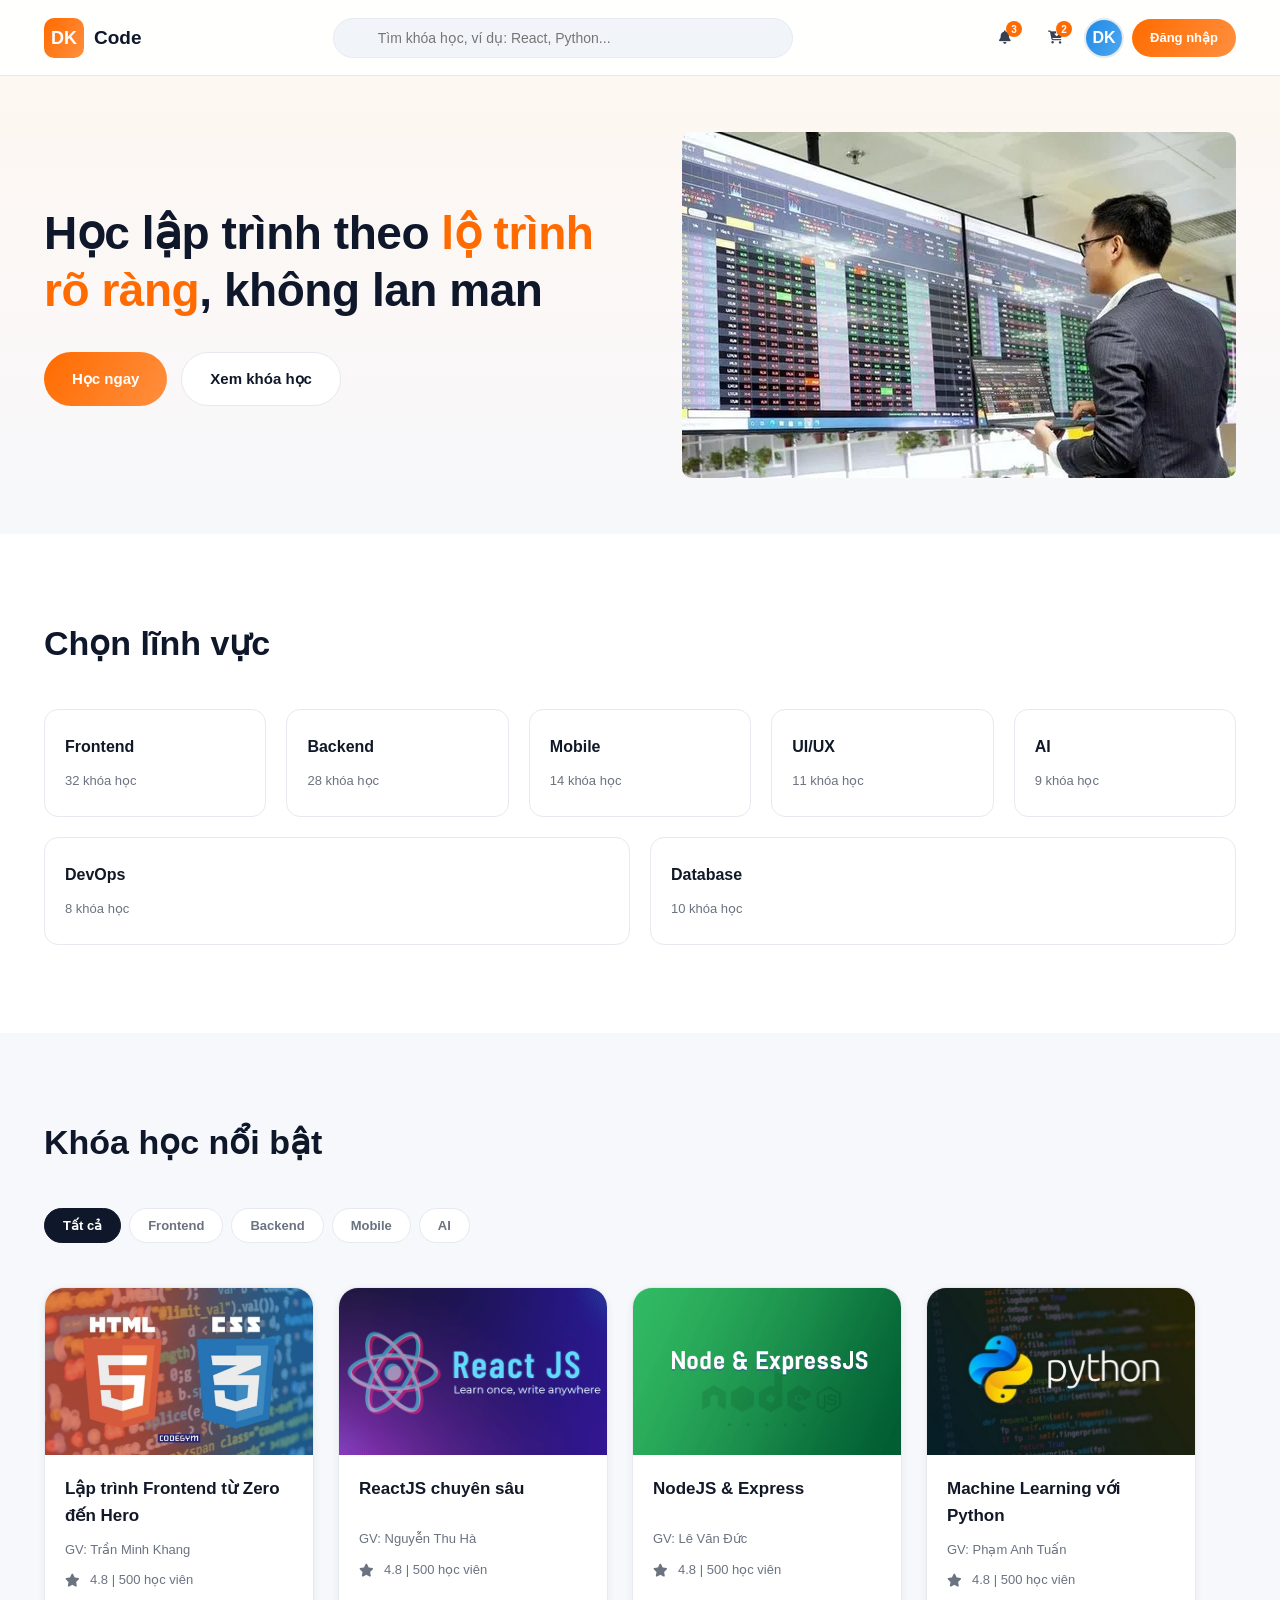
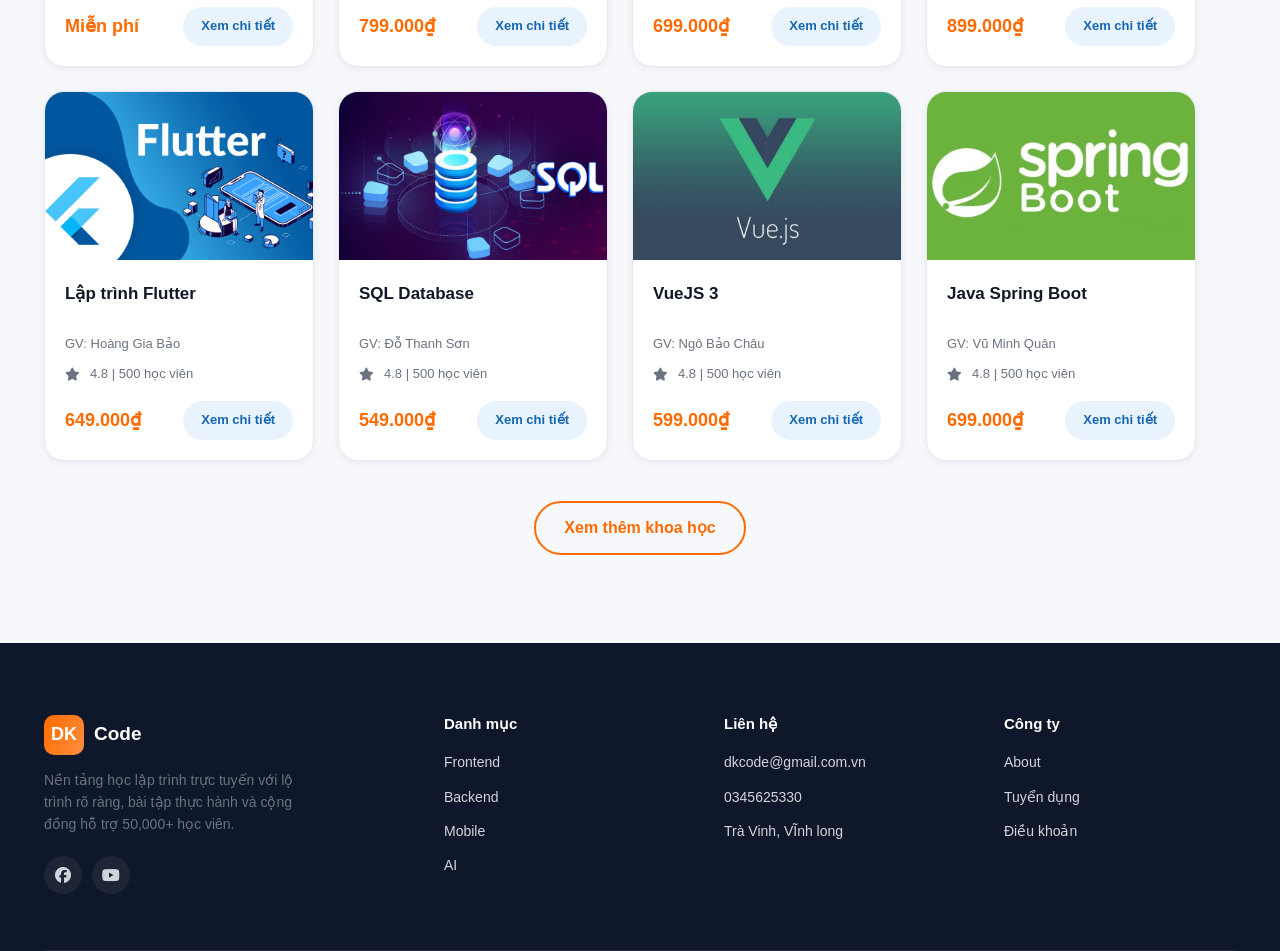
<file: index.html>
<!DOCTYPE html>
<html lang="vi">
<head>
<meta charset="UTF-8">
<meta name="viewport" content="width=device-width, initial-scale=1.0">
<title>trang chủ</title>
<meta name="description" content="CodeFlow là nền tảng học lập trình trực tuyến với lộ trình rõ ràng, bài tập thực hành và cộng đồng hỗ trợ.">
<link rel="preconnect" href="https://fonts.googleapis.com">
<link href="https://fonts.googleapis.com/css2?family=Poppins:wght@500;600;700&family=Inter:wght@400;500;600;700&family=Fira+Code:wght@500&display=swap" rel="stylesheet">
<link rel="stylesheet" href="https://cdnjs.cloudflare.com/ajax/libs/font-awesome/6.7.2/css/all.min.css">
<link rel="stylesheet" href="css/style.css">
<link rel="stylesheet" href="css/home.css">
</head>
<body>


<!--  HEADER  -->
<header class="header">
  <div class="container header__inner">
    <a href="index.html" class="header__brand">
      <span class="header__logo">DK</span>
      <span class="header__name">Code</span>
    </a>

    <div class="header__search">
      
      <input type="search" placeholder="Tìm khóa học, ví dụ: React, Python...">
    </div>

    <div class="header__actions">
      <button class="icon-btn" aria-label="Thông báo">
        <i class="fa-solid fa-bell"></i>
        <span class="icon-btn__badge">3</span>
      </button>
      <button class="icon-btn" aria-label="Giỏ hàng">
        <i class="fa-solid fa-cart-arrow-down"></i>
        <span class="icon-btn__badge">2</span>
      </button>
      <a href="html/dashboard.html" class="header__avatar">
        <div class="avatar-ph">DK</div>
      </a>
      <a href="html/login.html" class="btn btn--primary btn--sm">Đăng nhập</a>
      <button class="header__hamburger" >
        
      </button>
    </div>
  </div>

  <div class="header__mobile-panel">
    <div class="header__search">
       <i class="fa-solid fa-magnifying-glass"></i>
      <input type="search" placeholder="Tìm khóa học...">
    </div>
    <nav class="header__mobile-links">
      <a href="index.html">Trang chủ</a>
      <a href="html/courses.html">Khóa học</a>
      <a href="html/login.html">Đăng nhập</a>
      <a href="html/register.html">Đăng ký</a>
    </nav>
  </div>
</header>

<main id="main">

  <!-- hero -->
  <section class="hero">
    <div class="container hero__inner">
      <div class="hero__content">
        <div class="hero__slider">
          <div class="hero__slide is-active" >
            <h1 class="hero__title">Học lập trình theo <span class="highlight">lộ trình rõ ràng</span>, không lan man</h1>
          </div>
          <div class="hero__slide" >
            <h1 class="hero__title">Học cùng cộng đồng, <span class="highlight">không đơn độc</span></h1>
            <p class="hero__desc">Tham gia cộng đồng lập trình viên sôi động, hỏi đáp và chia sẻ dự án mỗi ngày.</p>
          </div>
        </div>

        <div class="hero__actions">
          <a href="html/courses.html" class="btn btn--primary">Học ngay</a>
          <a href="html/courses.html" class="btn btn--outline">Xem khóa học</a>
        </div>
      </div>

      <div class="banner">
        <span></span>
         <img src="assets/img/chuyengia.jpg" alt="">
         <span></span>
      </div>
  </section>

  <!-- categories -->
  <section class="section section--alt">
    <div class="container">
      <div class="section__head">
        <h2 class="section__title">Chọn lĩnh vực</h2>
      </div>
      <div class="categories__grid">
        <a class="category-card" href="html/courses.html">
          
          <div class="category-card__name">Frontend</div>
          <div class="category-card__count">32 khóa học</div>
        </a>
        <a class="category-card" href="html/courses.html">
         
          <div class="category-card__name">Backend</div>
          <div class="category-card__count">28 khóa học</div>
        </a>
        <a class="category-card" href="html/courses.html">
         
          <div class="category-card__name">Mobile</div>
          <div class="category-card__count">14 khóa học</div>
        </a>
        <a class="category-card" href="html/courses.html">
          
          <div class="category-card__name">UI/UX</div>
          <div class="category-card__count">11 khóa học</div>
        </a>
        <a class="category-card" href="html/courses.html">
          
          <div class="category-card__name">AI</div>
          <div class="category-card__count">9 khóa học</div>
        </a>
        <a class="category-card" href="html/courses.html">
          
          <div class="category-card__name">DevOps</div>
          <div class="category-card__count">8 khóa học</div>
        </a>
        <a class="category-card" href="html/courses.html">
         
          <div class="category-card__name">Database</div>
          <div class="category-card__count">10 khóa học</div>
        </a>
      </div>
    </div>
  </section>

  <!-- course-->
  <section class="section">
    <div class="container">
      <div class="section__head-row">
        <div class="section__head mt-0">
           <h2 class="section__title">Khóa học nổi bật</h2>
        </div>
      </div>
      <div class="section__tabs" data-target=".courses__grid">
        <button class="is-active" data-filter="all">Tất cả</button>
        <button data-filter="frontend">Frontend</button>
        <button data-filter="backend">Backend</button>
        <button data-filter="mobile">Mobile</button>
        <button data-filter="ai">AI</button>
      </div>
<!-- javascript -->
      <div class="courses__grid" id="courses">
        
      </div>
    </div>
    <div class="more-course">
      <a class="btn-more">Xem thêm khoa học</a>
    </div>
  </section>

<!--FOOTER-->
<footer class="footer">
  <div class="container">
    <div class="footer__grid">
      <div class="footer__brand">
        <div class="header__brand">
          <span class="header__logo">DK</span>
          <span class="header__name">Code<span></span></span>
        </div>
        <p class="footer__desc">Nền tảng học lập trình trực tuyến với lộ trình rõ ràng, bài tập thực hành và cộng đồng hỗ trợ 50,000+ học viên.</p>
        <div class="footer__social">
          <a href="#" aria-label="Facebook"><i class="fa-brands fa-facebook"></i></a>
          <a href="#" aria-label="YouTube"><i class="fa-brands fa-youtube"></i></a>
         
        </div>
      </div>
      <div class="footer__col">
        <h4>Danh mục</h4>
        <ul>
          <li><a href="courses.html">Frontend</a></li>
          <li><a href="courses.html">Backend</a></li>
          <li><a href="courses.html">Mobile</a></li>
          <li><a href="courses.html">AI</a></li>
        </ul>
      </div>
      <div class="footer__col">
        <h4>Liên hệ</h4>
        <ul>
          <li>dkcode@gmail.com.vn</li>
          <li>0345625330</li>
          <li>Trà Vinh, VĨnh long</li>
        </ul>
      </div>
      <div class="footer__col">
        <h4>Công ty</h4>
        <ul>
          <li><a href="#">About</a></li>
          <li><a href="#">Tuyển dụng</a></li>
          <li><a href="#">Điều khoản</a></li>
         
        </ul>
      </div>
    </div>
    
  </div>
</footer>

<script src="js/main.js"></script>
</body>
</html>
</file>
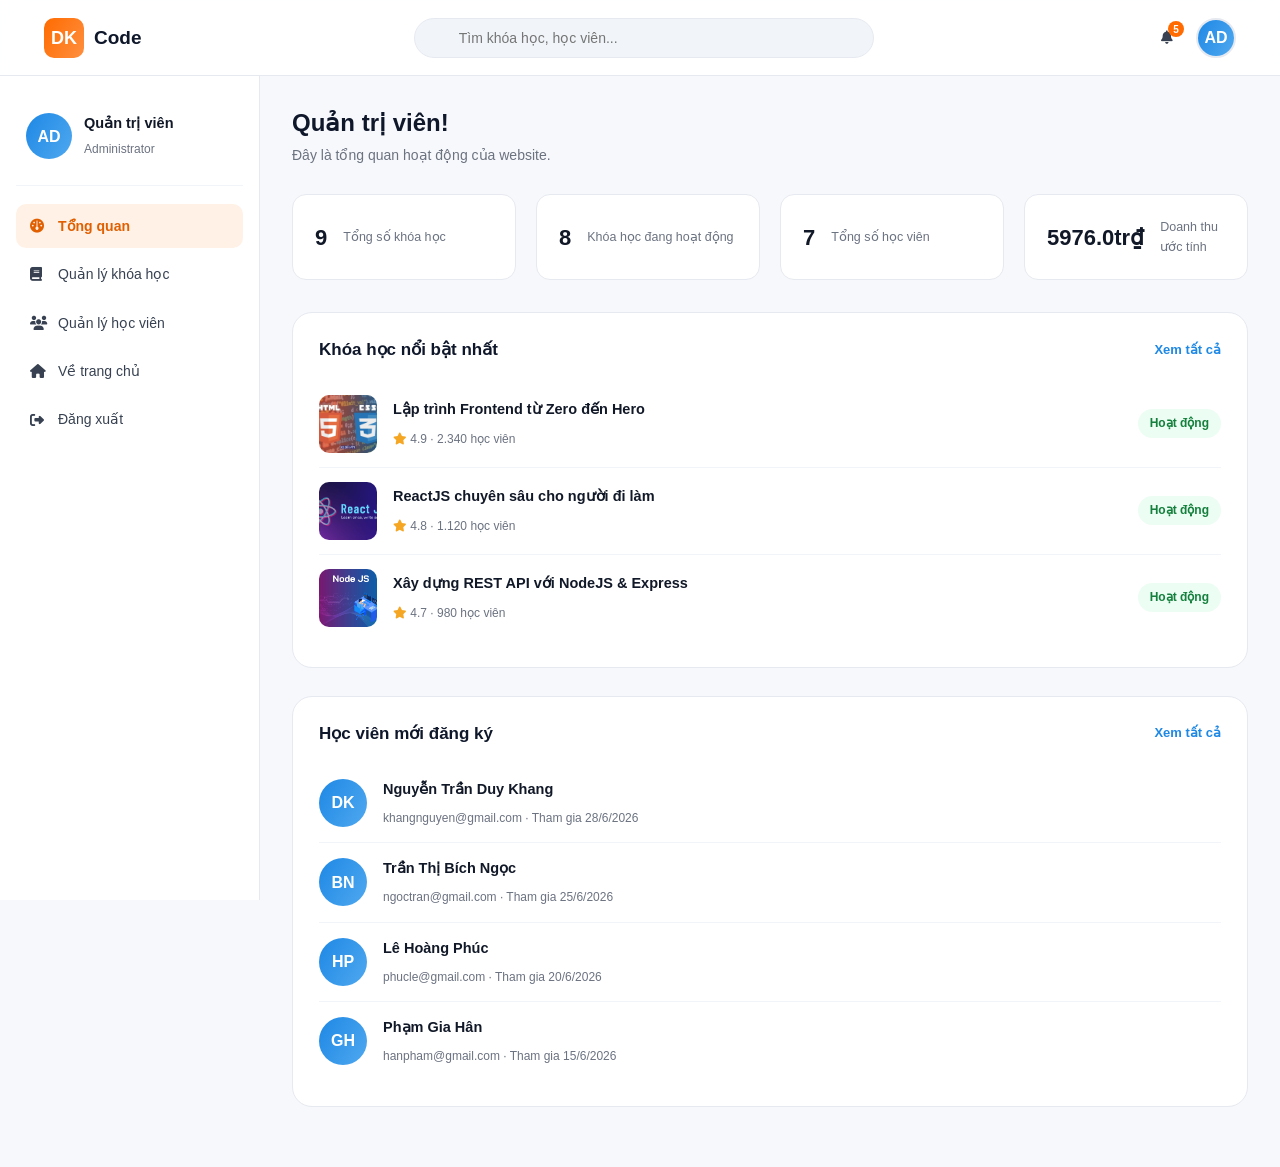
<file: html/admin.html>
<!DOCTYPE html>
<html lang="vi">
<head>
<meta charset="UTF-8">
<meta name="viewport" content="width=device-width, initial-scale=1.0">
<title>Trang quản trị</title>
<link rel="preconnect" href="https://fonts.googleapis.com">
<link href="https://fonts.googleapis.com/css2?family=Poppins:wght@500;600;700&family=Inter:wght@400;500;600;700&display=swap" rel="stylesheet">
<link rel="stylesheet" href="https://cdnjs.cloudflare.com/ajax/libs/font-awesome/6.7.2/css/all.min.css">
<link rel="stylesheet" href="../css/style.css">
<link rel="stylesheet" href="../css/pages.css">
</head>
<body>

<header class="header">
  <div class="container header__inner">
    <div class="flex" style="align-items:center; gap:14px;">
      <button class="icon-btn dash-toggle" aria-label="Mở menu" style="display:none;">
       </button>
        <a href="../index.html" class="header__brand">
            <span class="header__logo">DK</span>
            <span class="header__name">Code<span></span></span>
        </a>
     
    </div>
    <div class="header__search">
      <input type="search" placeholder="Tìm khóa học, học viên...">
    </div>
    <div class="header__actions">
      <button class="icon-btn" aria-label="Thông báo">
        <i class="fa-solid fa-bell"></i>
        <span class="icon-btn__badge">5</span>
      </button>
      <a href="admin.html" class="header__avatar"><div class="avatar-ph">AD</div></a>
    </div>
  </div>
</header>

<div class="dashboard">
  <aside class="dash-sidebar">
    <div class="dash-user">
      <div class="avatar-ph" style="width:46px;height:46px;border-radius:50%;">AD</div>
      <div>
        <b>Quản trị viên</b>
        <span>Administrator</span>
      </div>
    </div>
    <nav class="dash-nav" id="adminNav">
      <a href="#" class="is-active" data-section="overview"><i class="fa-solid fa-gauge" style="width:16px;"></i> Tổng quan</a>
      <a href="#" data-section="courses"><i class="fa-solid fa-book" style="width:16px;"></i> Quản lý khóa học</a>
      <a href="#" data-section="students"><i class="fa-solid fa-users" style="width:16px;"></i> Quản lý học viên</a>
      <a href="../index.html"><i class="fa-solid fa-house" style="width:16px;"></i> Về trang chủ</a>
      <a href="login.html"><i class="fa-solid fa-right-from-bracket" style="width:16px;"></i> Đăng xuất</a>
    </nav>
  </aside>

  <main class="dash-main">

    <!--  TỔNG QUAN  -->
    <section class="admin-section is-active" id="section-overview">
      <h1 class="dash-welcome">Quản trị viên!</h1>
      <p class="dash-sub">Đây là tổng quan hoạt động của website.</p>

      <div class="stat-cards" id="overviewStats">
        <!-- được JS render -->
      </div>

      <div class="dash-block">
        <div class="dash-block__head">
          <h3>Khóa học nổi bật nhất</h3>
          <a href="#" data-goto="courses" style="font-size:13px;color:var(--color-secondary);font-weight:600;">Xem tất cả</a>
        </div>
        <div id="topCoursesList"></div>
      </div>

      <div class="dash-block">
        <div class="dash-block__head">
          <h3>Học viên mới đăng ký</h3>
          <a href="#" data-goto="students" style="font-size:13px;color:var(--color-secondary);font-weight:600;">Xem tất cả</a>
        </div>
        <div id="newStudentsList"></div>
      </div>
    </section>

    <!--  QUẢN LÝ KHÓA HỌC  -->
    <section class="admin-section" id="section-courses">
      <div class="admin-head">
        <h3>Quản lý khóa học</h3>
        <button type="button" class="btn btn--primary btn--sm" id="btnAddCourse"><i class="fa-solid fa-plus"></i> Thêm khóa học</button>
      </div>

      <div class="admin-toolbar">
        <div class="header__search">
          <input type="search" id="courseSearch" placeholder="Tìm theo tên khóa học...">
        </div>
        <select id="courseCategoryFilter">
          <option value="">Tất cả danh mục</option>
          <option value="frontend">Frontend</option>
          <option value="backend">Backend</option>
          <option value="mobile">Mobile</option>
          <option value="uiux">UI/UX</option>
          <option value="ai">AI</option>
        </select>
        <select id="courseStatusFilter">
          <option value="">Tất cả trạng thái</option>
          <option value="active">Đang hoạt động</option>
          <option value="hidden">Đã ẩn</option>
        </select>
      </div>

      <div class="table-wrap">
        <table class="admin-table">
          <thead>
            <tr>
              <th>Khóa học</th>
              <th>Danh mục</th>
              <th>Giá</th>
              <th>Học viên</th>
              <th>Đánh giá</th>
              <th>Trạng thái</th>
              <th></th>
            </tr>
          </thead>
          <tbody id="courseTableBody"></tbody>
        </table>
      </div>
    </section>

    <!--  QUẢN LÝ HỌC VIÊN  -->
    <section class="admin-section" id="section-students">
      <div class="admin-head">
        <h3>Quản lý học viên</h3>
      </div>

      <div class="admin-toolbar">
        <div class="header__search">
         
          <input type="search" id="studentSearch" placeholder="Tìm theo tên hoặc email...">
        </div>
        <select id="studentStatusFilter">
          <option value="">Tất cả trạng thái</option>
          <option value="active">Đang hoạt động</option>
          <option value="locked">Đã khóa</option>
        </select>
      </div>

      <div class="table-wrap">
        <table class="admin-table">
          <thead>
            <tr>
              <th>Học viên</th>
              <th>Email</th>
              <th>Ngày tham gia</th>
              <th>Khóa học đã mua</th>
              <th>Trạng thái</th>
              <th></th>
            </tr>
          </thead>
          <tbody id="studentTableBody"></tbody>
        </table>
      </div>
    </section>

  </main>
</div>

<!--  MODAL THÊM / SỬA KHÓA HỌC  -->
<div class="modal-overlay" id="courseModalOverlay">
  <div class="modal">
    <div class="modal__head">
      <h3 id="courseModalTitle">Thêm khóa học</h3>
      <button type="button" class="modal__close" id="courseModalClose" aria-label="Đóng">x</button>
    </div>

    <form id="courseForm">
      <input type="hidden" id="courseId">

      <div class="form-group form-group--full">
        <label for="courseTen">Tên khóa học</label>
        <input type="text" id="courseTen" required>
      </div>

      <div class="modal__grid">
        <div class="form-group">
          <label for="courseGv">Giảng viên</label>
          <input type="text" id="courseGv" required>
        </div>
        <div class="form-group">
          <label for="courseAnh">Ảnh (đường dẫn)</label>
          <input type="text" id="courseAnh" placeholder="../assets/img/react.jpg" required>
        </div>
        <div class="form-group">
          <label for="courseDanhMuc">Danh mục</label>
          <select id="courseDanhMuc" required>
            <option value="frontend">Frontend</option>
            <option value="backend">Backend</option>
            <option value="mobile">Mobile</option>
            <option value="uiux">UI/UX</option>
            <option value="ai">AI</option>
          </select>
        </div>
        <div class="form-group">
          <label for="courseTrinhDo">Trình độ</label>
          <select id="courseTrinhDo" required>
            <option value="beginner">Người mới bắt đầu</option>
            <option value="intermediate">Trung cấp</option>
            <option value="advanced">Nâng cao</option>
          </select>
        </div>
        <div class="form-group">
          <label for="courseGia">Giá (₫)</label>
          <input type="number" id="courseGia" min="0" step="10000" required>
        </div>
        <div class="form-group">
          <label for="courseTrangThai">Trạng thái</label>
          <select id="courseTrangThai" required>
            <option value="active">Đang hoạt động</option>
            <option value="hidden">Ẩn khóa học</option>
          </select>
        </div>
      </div>

      <div class="modal__actions">
        <button type="button" class="btn btn--outline btn--sm" id="courseModalCancel">Hủy</button>
        <button type="submit" class="btn btn--primary btn--sm">Lưu khóa học</button>
      </div>
    </form>
  </div>
</div>

<script src="../js/admin.js"></script>
</body>
</html>
</file>
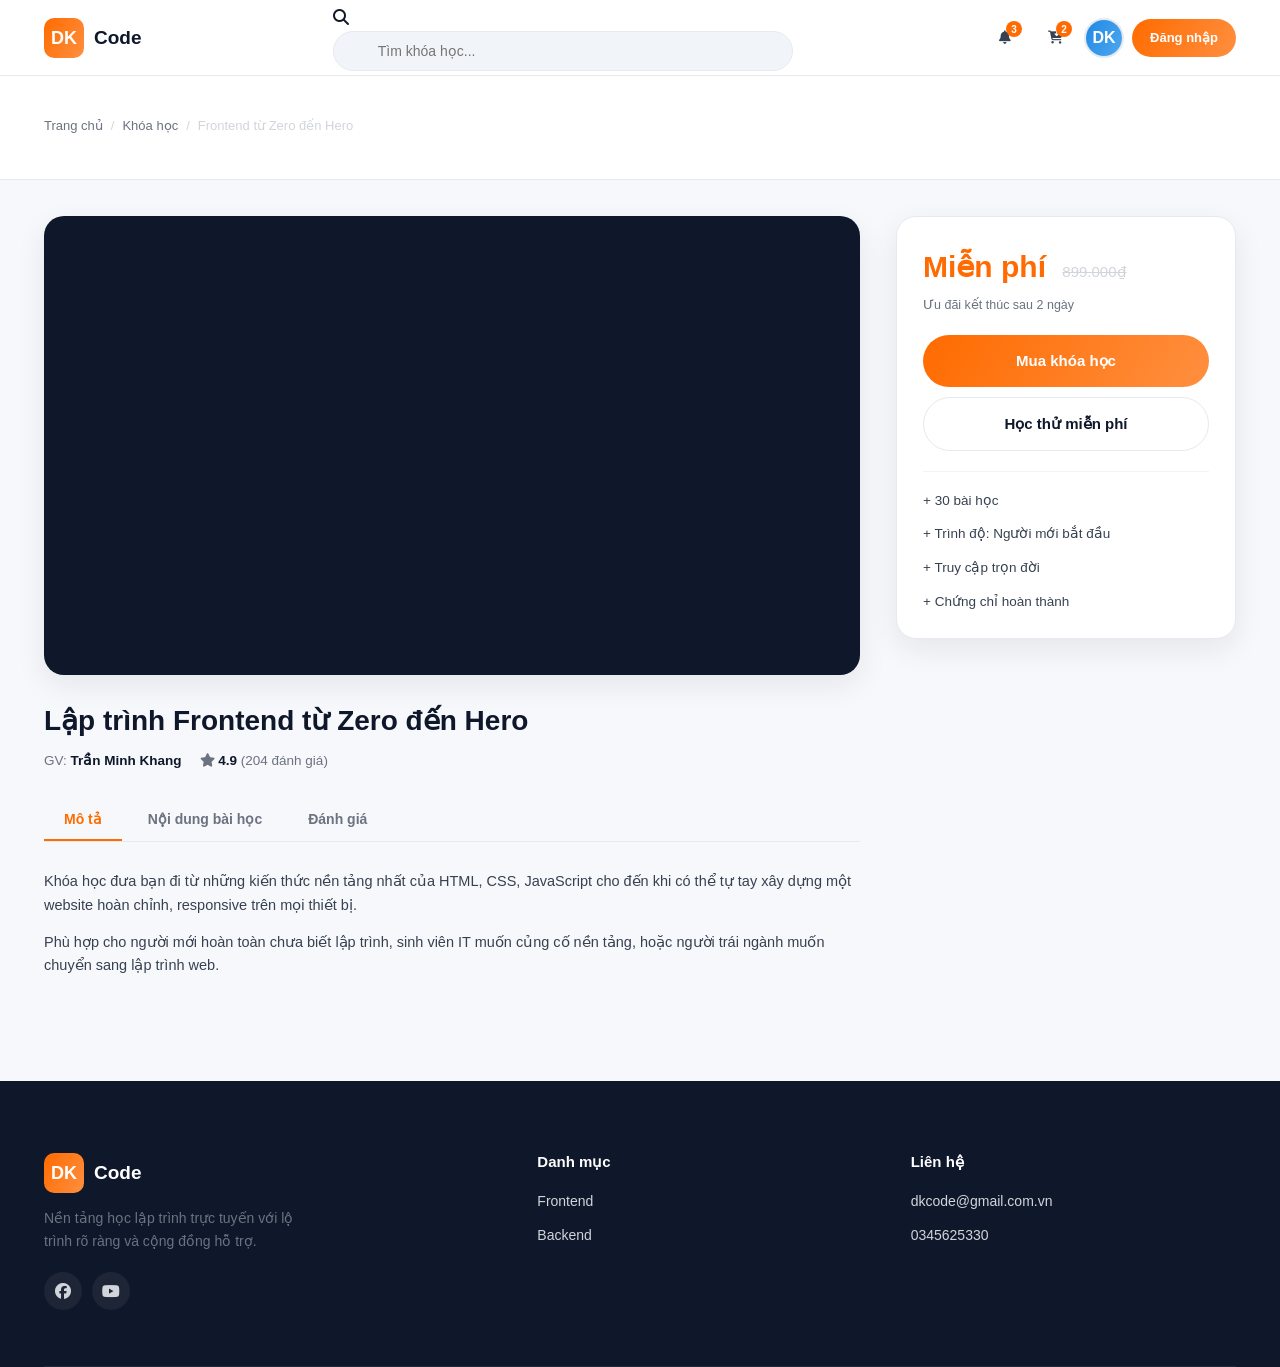
<file: html/course-detail.html>
<!DOCTYPE html>
<html lang="vi">
<head>
<meta charset="UTF-8">
<meta name="viewport" content="width=device-width, initial-scale=1.0">
<title>chi tiết khóa học</title>
<link rel="preconnect" href="https://fonts.googleapis.com">
<link href="https://fonts.googleapis.com/css2?family=Poppins:wght@500;600;700&family=Inter:wght@400;500;600;700&family=Fira+Code:wght@500&display=swap" rel="stylesheet">
<link rel="stylesheet" href="https://cdnjs.cloudflare.com/ajax/libs/font-awesome/6.7.2/css/all.min.css">
<link rel="stylesheet" href="../css/style.css">
<link rel="stylesheet" href="../css/pages.css">
</head>
<body>
<a href="#main" class="skip-link">Bỏ qua đến nội dung chính</a>

<header class="header">
  <div class="container header__inner">
    <a href="../index.html" class="header__brand">
      <span class="header__logo">DK</span>
      <span class="header__name">Code<span></span></span>
    </a>
    <div class="header__search">
      <i class="fa-solid fa-magnifying-glass"></i>
      <input type="search" placeholder="Tìm khóa học...">
    </div>
    <div class="header__actions">
      <button class="icon-btn" aria-label="Thông báo">
        <i class="fa-solid fa-bell"></i>
        <span class="icon-btn__badge">3</span>
      </button>
      <button class="icon-btn" aria-label="Giỏ hàng">
        <i class="fa-solid fa-cart-arrow-down"></i>
        <span class="icon-btn__badge">2</span>
      </button>
      <a href="dashboard.html" class="header__avatar"><div class="avatar-ph">DK</div></a>
      <a href="login.html" class="btn btn--primary btn--sm">Đăng nhập</a>
      <button class="header__hamburger" aria-label="Mở menu" aria-expanded="false"><span></span><span></span><span></span></button>
    </div>
  </div>
  <div class="header__mobile-panel">
    <div class="header__search">
      <svg width="18" height="18" viewBox="0 0 24 24" fill="none" stroke="currentColor" stroke-width="2"><circle cx="11" cy="11" r="8"/><line x1="21" y1="21" x2="16.65" y2="16.65"/></svg>
      <input type="search" placeholder="Tìm khóa học...">
    </div>
    <nav class="header__mobile-links">
      <a href="../index.html">Trang chủ</a>
      <a href="courses.html">Khóa học</a>
      <a href="login.html">Đăng nhập</a>
    </nav>
  </div>
</header>

<main id="main">
  <div class="page-hero">
    <div class="container">
      <div class="breadcrumb"><a href="../index.html">Trang chủ</a><span>/</span><a href="courses.html">Khóa học</a><span>/</span><span>Frontend từ Zero đến Hero</span></div>
    </div>
  </div>

  <div class="container">
    <div class="detail-layout">
      <div class="detail-main">
        <div class="detail-video">
          <iframe width="560" height="315" src="https://www.youtube.com/embed/HGTJBPNC-Gw?si=WNsi5l0o-PmzqVYO" title="YouTube video player" frameborder="0" allow="accelerometer; autoplay; clipboard-write; encrypted-media; gyroscope; picture-in-picture; web-share" referrerpolicy="strict-origin-when-cross-origin" allowfullscreen></iframe>
        </div>

        <h1 class="detail-title">Lập trình Frontend từ Zero đến Hero</h1>
        <div class="detail-meta">
          <span>GV: <strong>Trần Minh Khang</strong></span>
          <span><i class="fa-solid fa-star"></i> <strong>4.9</strong> (204 đánh giá)</span>
          
        </div>

        <div class="detail-tabs">
          <button class="is-active" data-tab="tab-desc">Mô tả</button>
          <button data-tab="tab-content">Nội dung bài học</button>
          <button data-tab="tab-review">Đánh giá</button>
        </div>

        <div class="detail-panel is-active" id="tab-desc">
          <p>Khóa học đưa bạn đi từ những kiến thức nền tảng nhất của HTML, CSS, JavaScript cho đến khi có thể tự tay xây dựng một website hoàn chỉnh, responsive trên mọi thiết bị.</p>
          <p>Phù hợp cho người mới hoàn toàn chưa biết lập trình, sinh viên IT muốn củng cố nền tảng, hoặc người trái ngành muốn chuyển sang lập trình web.</p>
        </div>


        
      </div>

      <aside class="detail-sidebar">
        <div class="enroll-card">
          <div class="enroll-card__price">Miễn phí <small>899.000₫</small></div>
          <div style="font-size:12.5px;color:var(--color-gray-500);">Ưu đãi kết thúc sau 2 ngày</div>
          <div class="enroll-card__actions">
            <a href="#" class="btn btn--primary btn--block">Mua khóa học</a>
            <a href="#" class="btn btn--outline btn--block">Học thử miễn phí</a>
          </div>
          <ul class="enroll-card__list">
            <li>+ 30 bài học</li>
            <li>+ Trình độ: Người mới bắt đầu</li>
            <li>+ Truy cập trọn đời</li>
            <li>+ Chứng chỉ hoàn thành</li>
          </ul>
        </div>
      </aside>
    </div>
  </div>
</main>

<footer class="footer">
  <div class="container">
    <div class="footer__grid">
      <div class="footer__brand">
        <div class="header__brand"><span class="header__logo">DK</span><span class="header__name">Code<span></span></span></div>
        <p class="footer__desc">Nền tảng học lập trình trực tuyến với lộ trình rõ ràng và cộng đồng hỗ trợ.</p>
        <div class="footer__social"><a href="#"><i class="fa-brands fa-facebook"></i></a><a href="#"><i class="fa-brands fa-youtube"></i></a></div>
      </div>
      <div class="footer__col"><h4>Danh mục</h4><ul><li><a href="courses.html">Frontend</a></li><li><a href="courses.html">Backend</a></li></ul></div>
      <div class="footer__col"><h4>Liên hệ</h4><ul><li>dkcode@gmail.com.vn</li><li>0345625330</li></ul></div>
    </div>
    
  </div>
</footer>

</body>
</html>
</file>
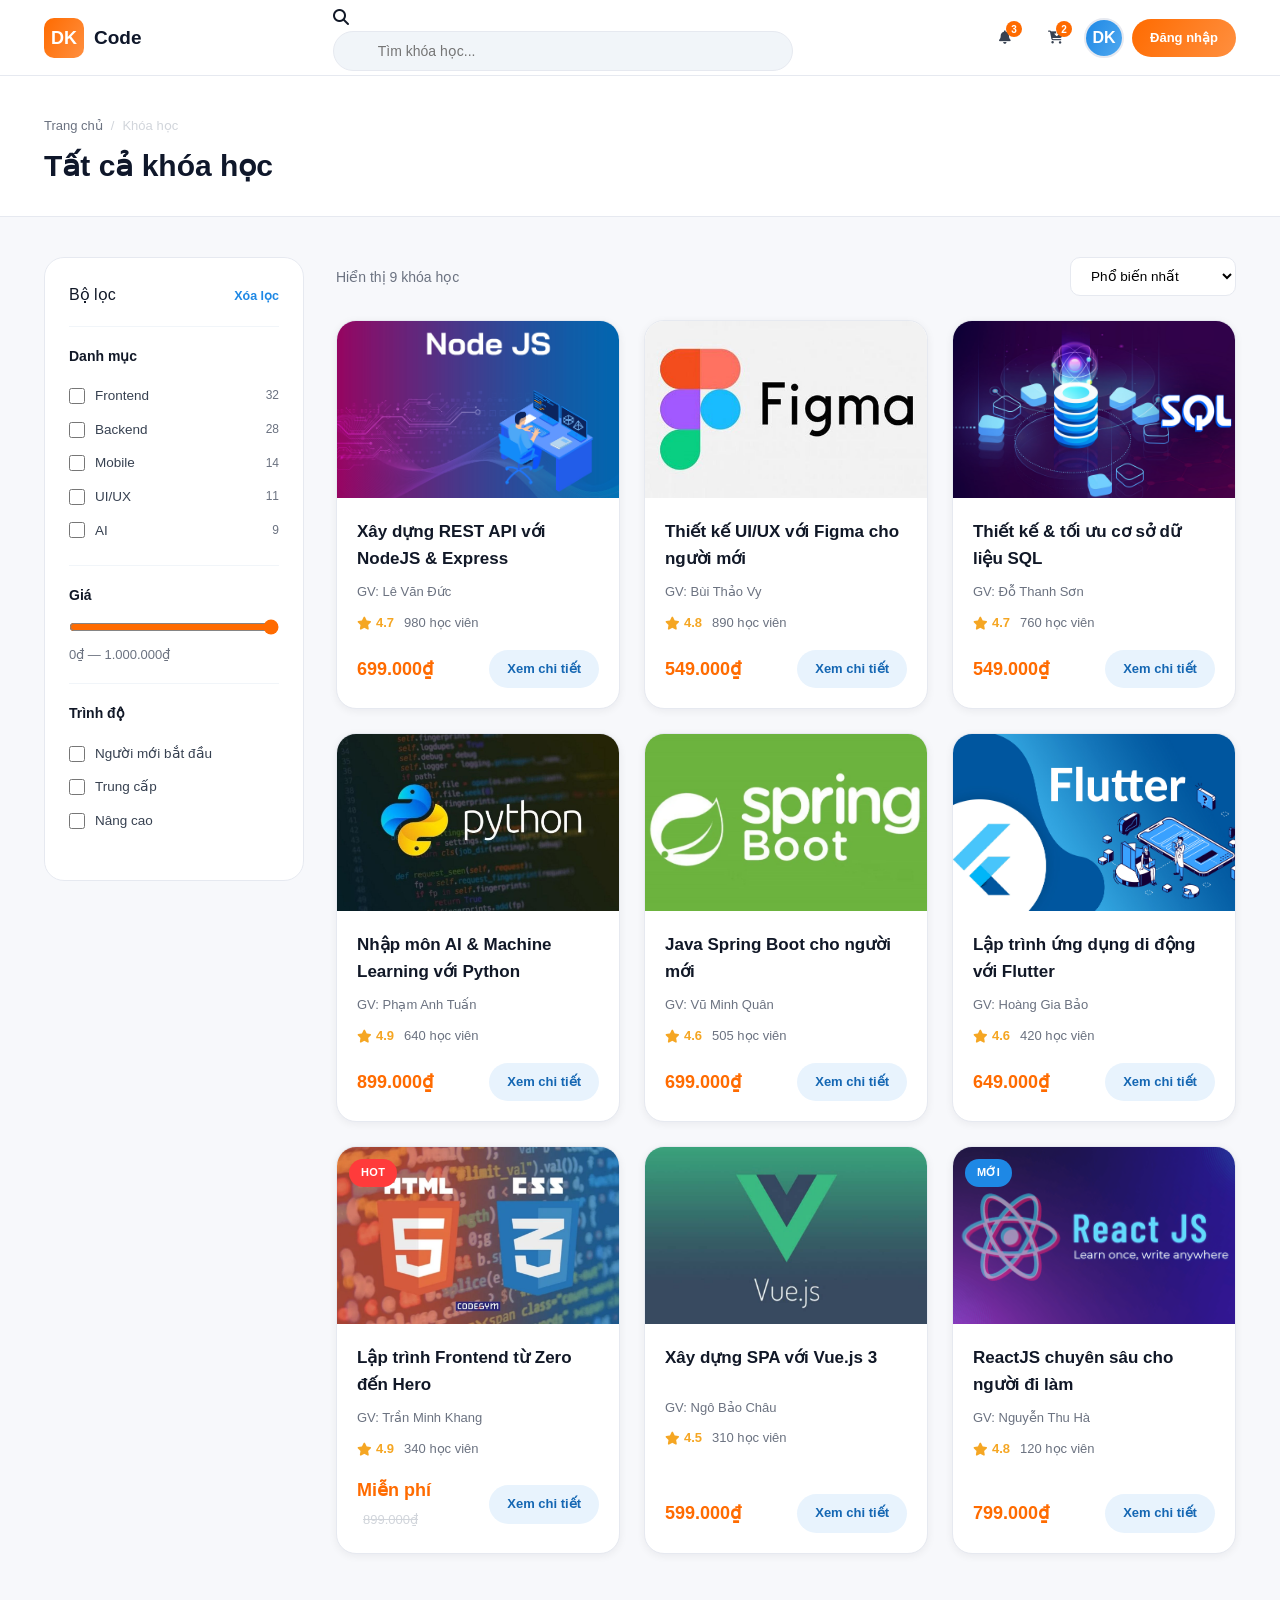
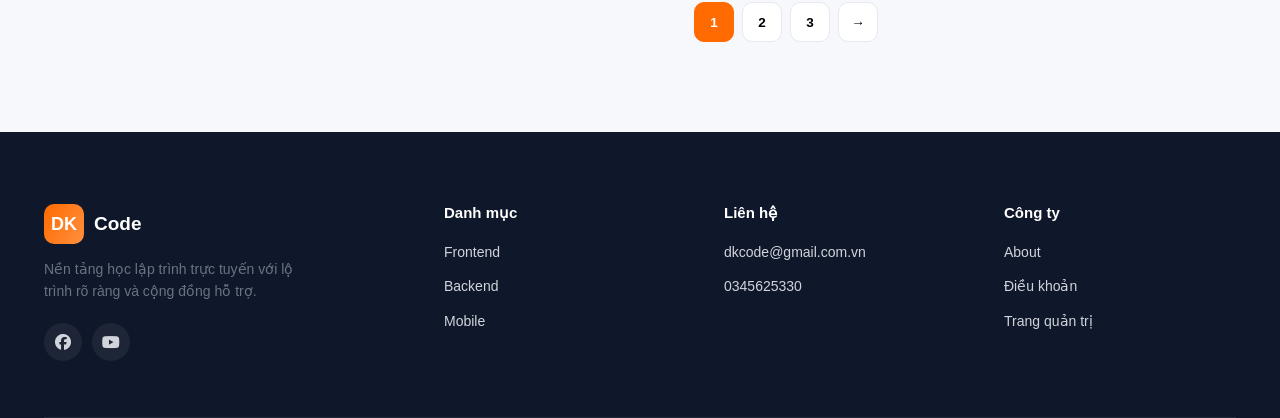
<file: html/courses.html>
<!DOCTYPE html>
<html lang="vi">
<head>
<meta charset="UTF-8">
<meta name="viewport" content="width=device-width, initial-scale=1.0">
<title>Khóa học lập trình</title>
<link rel="preconnect" href="https://fonts.googleapis.com">
<link href="https://fonts.googleapis.com/css2?family=Poppins:wght@500;600;700&family=Inter:wght@400;500;600;700&family=Fira+Code:wght@500&display=swap" rel="stylesheet">
<link rel="stylesheet" href="https://cdnjs.cloudflare.com/ajax/libs/font-awesome/6.7.2/css/all.min.css">
<link rel="stylesheet" href="../css/style.css">
<link rel="stylesheet" href="../css/pages.css">
</head>
<body>
<a href="#main" class="skip-link">Bỏ qua đến nội dung chính</a>

<header class="header">
  <div class="container header__inner">
    <a href="../index.html" class="header__brand">
      <span class="header__logo">DK</span>
      <span class="header__name">Code<span></span></span>
    </a>
    <div class="header__search">
      <i class="fa-solid fa-magnifying-glass"></i>
      <input type="search" placeholder="Tìm khóa học...">
    </div>
    <div class="header__actions">
      <button class="icon-btn" aria-label="Thông báo">
        <i class="fa-solid fa-bell"></i>
        <span class="icon-btn__badge">3</span>
      </button>
      <button class="icon-btn" aria-label="Giỏ hàng">
        <i class="fa-solid fa-cart-arrow-down"></i>
        <span class="icon-btn__badge">2</span>
      </button>
      <a href="dashboard.html" class="header__avatar"><div class="avatar-ph">DK</div></a>
      <a href="login.html" class="btn btn--primary btn--sm">Đăng nhập</a>
      <button class="header__hamburger" aria-label="Mở menu" aria-expanded="false"><span></span><span></span><span></span></button>
    </div>
  </div>
  <div class="header__mobile-panel">
    <div class="header__search">
      <svg width="18" height="18" viewBox="0 0 24 24" fill="none" stroke="currentColor" stroke-width="2"><circle cx="11" cy="11" r="8"/><line x1="21" y1="21" x2="16.65" y2="16.65"/></svg>
      <input type="search" placeholder="Tìm khóa học...">
    </div>
    <nav class="header__mobile-links">
      <a href="index.html">Trang chủ</a>
      <a href="courses.html">Khóa học</a>
      <a href="login.html">Đăng nhập</a>
      <a href="register.html">Đăng ký</a>
    </nav>
  </div>
</header>

<main id="main">
  <div class="page-hero">
    <div class="container">
      <div class="breadcrumb"><a href="../index.html">Trang chủ</a><span>/</span><span>Khóa học</span></div>
      <h1 class="page-hero__title">Tất cả khóa học</h1>
    </div>
  </div>

  <div class="container">
    <div class="courses-layout">
      <aside class="filters">
        <div class="filters__title">
          <span>Bộ lọc</span>
          <button type="button" id="clearFilters">Xóa lọc</button>
        </div>

        <div class="filter-group">
          <div class="filter-group__title">Danh mục</div>
          <label class="filter-option"><input type="checkbox" data-filter-type="category" data-value="frontend"> Frontend <span class="count">32</span></label>
          <label class="filter-option"><input type="checkbox" data-filter-type="category" data-value="backend"> Backend <span class="count">28</span></label>
          <label class="filter-option"><input type="checkbox" data-filter-type="category" data-value="mobile"> Mobile <span class="count">14</span></label>
          <label class="filter-option"><input type="checkbox" data-filter-type="category" data-value="uiux"> UI/UX <span class="count">11</span></label>
          <label class="filter-option"><input type="checkbox" data-filter-type="category" data-value="ai"> AI <span class="count">9</span></label>
        </div>

        <div class="filter-group">
          <div class="filter-group__title">Giá</div>
          <div class="price-range">
            <input type="range" id="priceRange" min="0" max="1000000" step="10000" value="1000000">
            <span id="priceRangeLabel" style="font-size:13px;color:var(--color-gray-500);">0₫ — 1.000.000₫</span>
          </div>
        </div>

        <div class="filter-group">
          <div class="filter-group__title">Trình độ</div>
          <label class="filter-option"><input type="checkbox" data-filter-type="level" data-value="beginner"> Người mới bắt đầu</label>
          <label class="filter-option"><input type="checkbox" data-filter-type="level" data-value="intermediate"> Trung cấp</label>
          <label class="filter-option"><input type="checkbox" data-filter-type="level" data-value="advanced"> Nâng cao</label>
        </div>

       
      </aside>

      <section class="courses-main">
        <div class="courses-main__toolbar">
          <button type="button" class="btn btn--outline btn--sm mobile-filter-toggle">Bộ lọc</button>
          <span class="courses-main__count" id="coursesCount">Hiển thị 9 khóa học</span>
          <div class="courses-main__sort">
            <select id="sortSelect">
              <option value="popular">Phổ biến nhất</option>
              <option value="newest">Mới nhất</option>
              <option value="price-asc">Giá tăng dần</option>
              <option value="price-desc">Giá giảm dần</option>
              <option value="rating">Đánh giá cao nhất</option>
            </select>
          </div>
        </div>

        <div class="courses-main__grid" id="coursesGrid"></div>

        <div class="pagination">
          <button class="is-active">1</button>
          <button>2</button>
          <button>3</button>
          <button>→</button>
        </div>
      </section>
    </div>
  </div>
</main>

<footer class="footer">
  <div class="container">
    <div class="footer__grid">
      <div class="footer__brand">
        <div class="header__brand"><span class="header__logo">DK</span><span class="header__name">Code<span></span></span></div>
        <p class="footer__desc">Nền tảng học lập trình trực tuyến với lộ trình rõ ràng và cộng đồng hỗ trợ.</p>
        <div class="footer__social"><a href="#"><i class="fa-brands fa-facebook"></i></a><a href="#"><i class="fa-brands fa-youtube"></i></a></div>
      </div>
      <div class="footer__col"><h4>Danh mục</h4><ul><li><a href="courses.html">Frontend</a></li><li><a href="courses.html">Backend</a></li><li><a href="courses.html">Mobile</a></li></ul></div>
      <div class="footer__col"><h4>Liên hệ</h4><ul><li>dkcode@gmail.com.vn</li><li>0345625330</li></ul></div>
      <div class="footer__col"><h4>Công ty</h4><ul><li><a href="#">About</a></li><li><a href="#">Điều khoản</a></li><li><a href="admin.html">Trang quản trị</a></li></ul></div>
    </div>
   
  </div>
</footer>

<script src="../js/courses.js"></script>
</body>
</html>
</file>
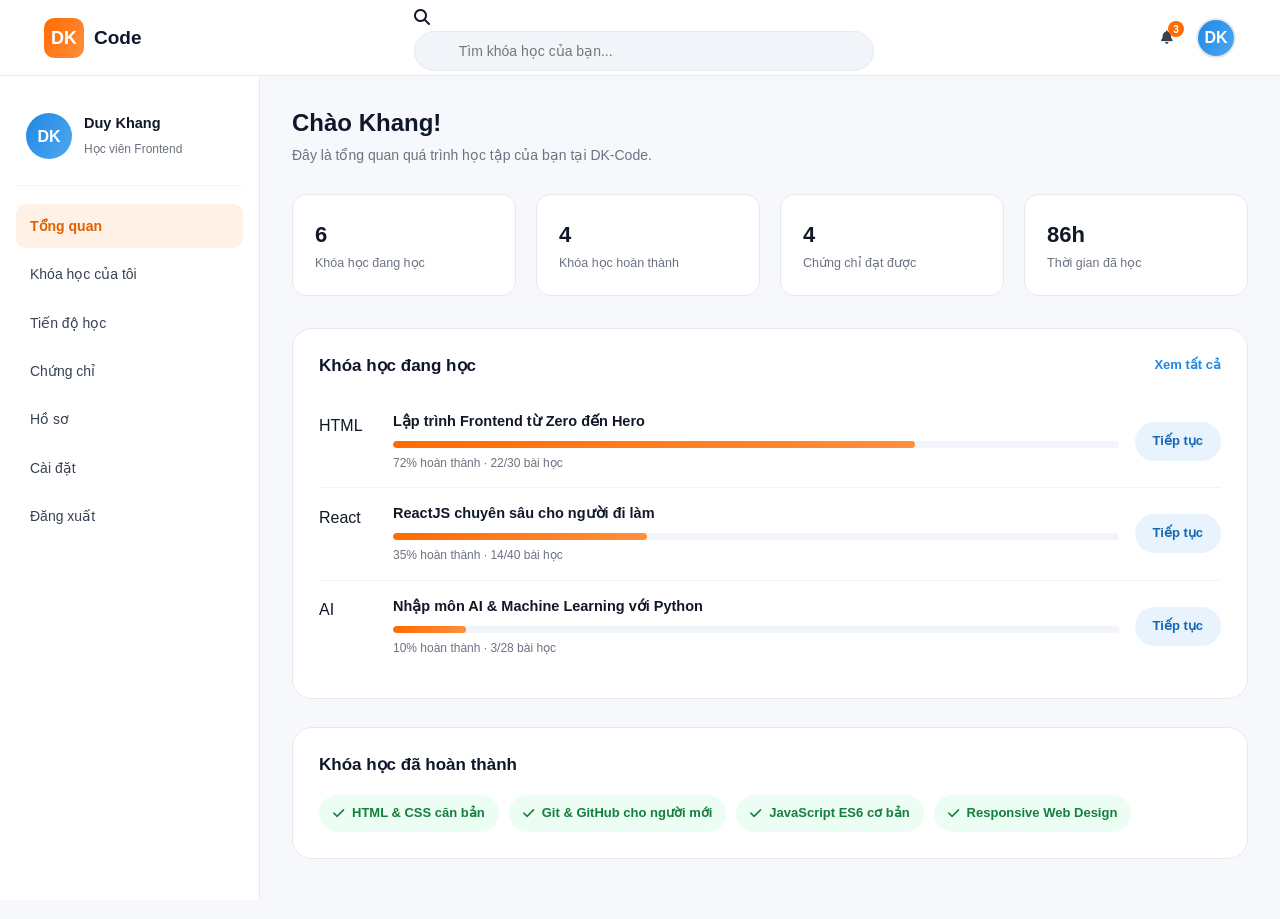
<file: html/dashboard.html>
<!DOCTYPE html>
<html lang="vi">
<head>
<meta charset="UTF-8">
<meta name="viewport" content="width=device-width, initial-scale=1.0">
<title>Bảng điều khiển học viên</title>
<link rel="preconnect" href="https://fonts.googleapis.com">
<link href="https://fonts.googleapis.com/css2?family=Poppins:wght@500;600;700&family=Inter:wght@400;500;600;700&display=swap" rel="stylesheet">
<link rel="stylesheet" href="https://cdnjs.cloudflare.com/ajax/libs/font-awesome/6.7.2/css/all.min.css">
<link rel="stylesheet" href="../css/style.css">
<link rel="stylesheet" href="../css/pages.css">
</head>
<body>

<header class="header">
  <div class="container header__inner">
    <div class="flex" style="align-items:center; gap:14px;">
      <button class="icon-btn dash-toggle" aria-label="Mở menu" style="display:none;">
        <svg width="20" height="20" viewBox="0 0 24 24" fill="none" stroke="currentColor" stroke-width="2"><line x1="3" y1="12" x2="21" y2="12"/><line x1="3" y1="6" x2="21" y2="6"/><line x1="3" y1="18" x2="21" y2="18"/></svg>
      </button>
      <a href="../index.html" class="header__brand">
        <span class="header__logo">DK</span>
        <span class="header__name">Code<span></span></span>
      </a>
    </div>
    <div class="header__search">
      <i class="fa-solid fa-magnifying-glass"></i>
      <input type="search" placeholder="Tìm khóa học của bạn...">
    </div>
    <div class="header__actions">
      <button class="icon-btn" aria-label="Thông báo">
        <i class="fa-solid fa-bell"></i>
        <span class="icon-btn__badge">3</span>
      </button>
      <a href="dashboard.html" class="header__avatar"><div class="avatar-ph">DK</div></a>
    </div>
  </div>
</header>

<div class="dashboard">
  <aside class="dash-sidebar">
    <div class="dash-user">
      <div class="avatar-ph" style="width:46px;height:46px;border-radius:50%;">DK</div>
      <div>
        <b>Duy Khang</b>
        <span>Học viên Frontend</span>
      </div>
    </div>
    <nav class="dash-nav">
      <a href="#" class="is-active">Tổng quan</a>
      <a href="#">Khóa học của tôi</a>
      <a href="#">Tiến độ học</a>
      <a href="#">Chứng chỉ</a>
      <a href="#">Hồ sơ</a>
      <a href="#">Cài đặt</a>
      <a href="login.html">Đăng xuất</a>
    </nav>
  </aside>

  <main class="dash-main">
    <h1 class="dash-welcome">Chào Khang!</h1>
    <p class="dash-sub">Đây là tổng quan quá trình học tập của bạn tại DK-Code.</p>

    <div class="stat-cards">
      <div class="stat-card">
        <div><div class="stat-card__value">6</div><div class="stat-card__label">Khóa học đang học</div></div>
      </div>
      <div class="stat-card">
        <div><div class="stat-card__value">4</div><div class="stat-card__label">Khóa học hoàn thành</div></div>
      </div>
      <div class="stat-card">
        <div><div class="stat-card__value">4</div><div class="stat-card__label">Chứng chỉ đạt được</div></div>
      </div>
      <div class="stat-card">
        <div><div class="stat-card__value">86h</div><div class="stat-card__label">Thời gian đã học</div></div>
      </div>
    </div>

    <div class="dash-block">
      <div class="dash-block__head">
        <h3>Khóa học đang học</h3>
        <a href="courses.html" style="font-size:13px;color:var(--color-secondary);font-weight:600;">Xem tất cả</a>
      </div>

      <div class="progress-row">
        <div class="thumb-ph thumb-ph--1" style="width:58px;height:58px;border-radius:var(--radius-sm);">HTML</div>
        <div class="progress-row__info">
          <div class="progress-row__title">Lập trình Frontend từ Zero đến Hero</div>
          <div class="progress-bar"><div class="progress-bar__fill" style="width:72%;"></div></div>
          <div class="progress-row__pct">72% hoàn thành · 22/30 bài học</div>
        </div>
        <a href="course-detail.html" class="btn btn--secondary btn--sm">Tiếp tục</a>
      </div>

      <div class="progress-row">
        <div class="thumb-ph thumb-ph--2" style="width:58px;height:58px;border-radius:var(--radius-sm);">React</div>
        <div class="progress-row__info">
          <div class="progress-row__title">ReactJS chuyên sâu cho người đi làm</div>
          <div class="progress-bar"><div class="progress-bar__fill" style="width:35%;"></div></div>
          <div class="progress-row__pct">35% hoàn thành · 14/40 bài học</div>
        </div>
        <a href="course-detail.html" class="btn btn--secondary btn--sm">Tiếp tục</a>
      </div>

      <div class="progress-row">
        <div class="thumb-ph thumb-ph--5" style="width:58px;height:58px;border-radius:var(--radius-sm);">AI</div>
        <div class="progress-row__info">
          <div class="progress-row__title">Nhập môn AI & Machine Learning với Python</div>
          <div class="progress-bar"><div class="progress-bar__fill" style="width:10%;"></div></div>
          <div class="progress-row__pct">10% hoàn thành · 3/28 bài học</div>
        </div>
        <a href="course-detail.html" class="btn btn--secondary btn--sm">Tiếp tục</a>
      </div>
    </div>

    <div class="dash-block">
      <div class="dash-block__head"><h3>Khóa học đã hoàn thành</h3></div>
      <div class="completed-list">
        <span class="completed-chip"><i class="fa-solid fa-check"></i> HTML & CSS căn bản</span>
        <span class="completed-chip"><i class="fa-solid fa-check"></i> Git & GitHub cho người mới</span>
        <span class="completed-chip"><i class="fa-solid fa-check"></i> JavaScript ES6 cơ bản</span>
        <span class="completed-chip"><i class="fa-solid fa-check"></i> Responsive Web Design</span>
      </div>
    </div>
  </main>
</div>

</body>
</html>
</file>
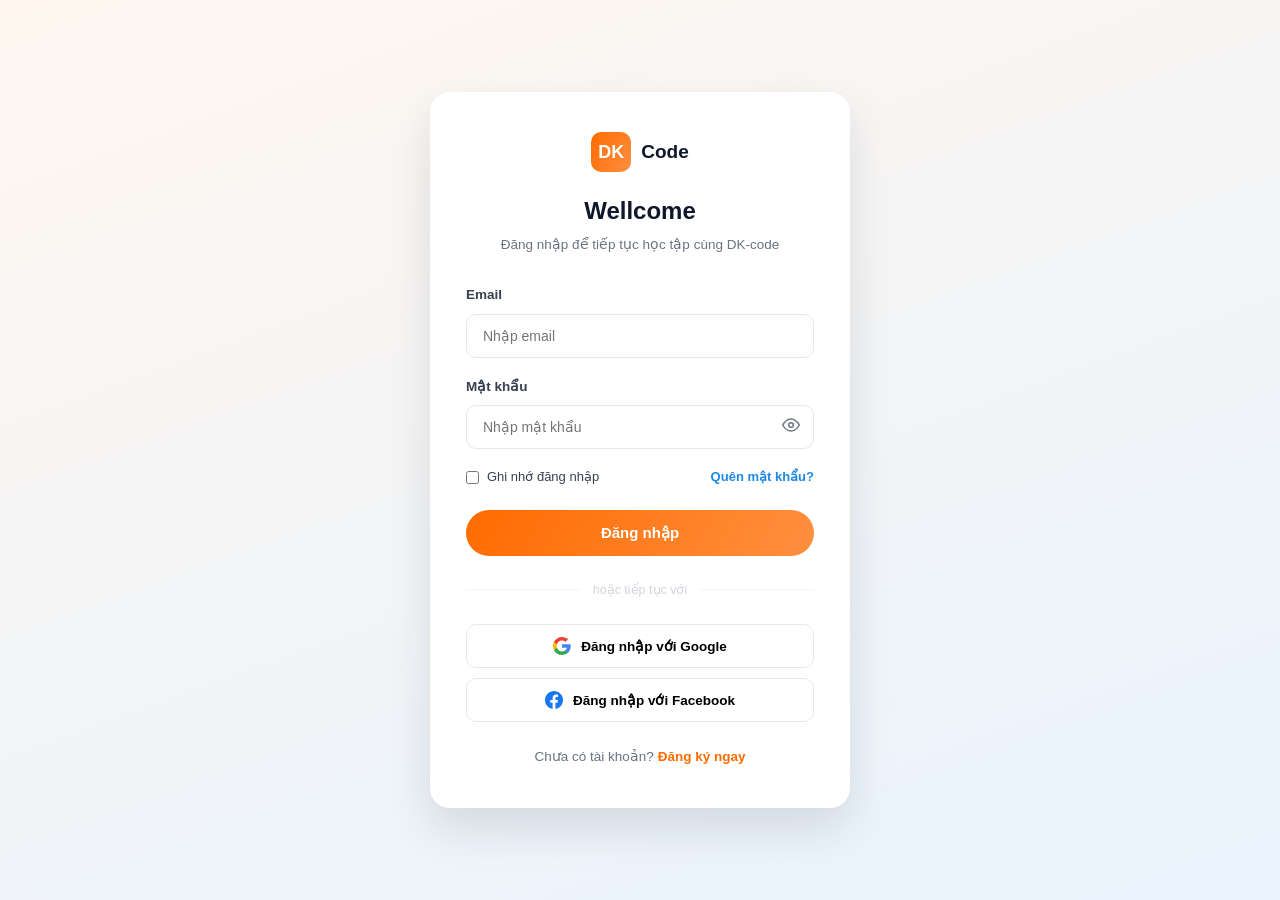
<file: html/login.html>
<!DOCTYPE html>
<html lang="vi">
<head>
<meta charset="UTF-8">
<meta name="viewport" content="width=device-width, initial-scale=1.0">
<title>Đăng nhập</title>
<link rel="preconnect" href="https://fonts.googleapis.com">
<link href="https://fonts.googleapis.com/css2?family=Poppins:wght@500;600;700&family=Inter:wght@400;500;600;700&display=swap" rel="stylesheet">
<link rel="stylesheet" href="../css/style.css">
<link rel="stylesheet" href="../css/pages.css">
</head>
<body>
<div class="auth">
  <div class="auth-card" id="loginForm">
    <a href="../index.html" class="auth-card__logo">
      <span class="header__logo">DK</span>
      <span class="header__name">Code<span></span></span>
    </a>
    <h1 class="auth-card__title">Wellcome</h1>
    <p class="auth-card__desc">Đăng nhập để tiếp tục học tập cùng DK-code</p>

    <form data-validate novalidate>
      <div class="form-group">
        <label for="email">Email</label>
        <input type="email" id="email" data-rule="required email" placeholder="Nhập email">
        <span class="error-text">Vui lòng nhập email hợp lệ</span>
      </div>

      <div class="form-group form-group--password">
        <label for="password">Mật khẩu</label>
        <input type="password" id="password" data-rule="required minlength6" placeholder="Nhập mật khẩu">
        <button type="button" aria-label="Hiện mật khẩu">
          <svg width="18" height="18" viewBox="0 0 24 24" fill="none" stroke="currentColor" stroke-width="2"><path d="M1 12s4-8 11-8 11 8 11 8-4 8-11 8-11-8-11-8z"/><circle cx="12" cy="12" r="3"/></svg>
        </button>
        <span class="error-text">Mật khẩu tối thiểu 6 ký tự</span>
      </div>

      <div class="form-row">
        <label><input type="checkbox"> Ghi nhớ đăng nhập</label>
        <a href="#">Quên mật khẩu?</a>
      </div>

      <button type="submit" class="btn btn--primary btn--block" >Đăng nhập</button>
    </form>

    <div class="auth-divider">hoặc tiếp tục với</div>

    <div class="auth-social">
      <button class="social-btn" type="button">
        <svg width="18" height="18" viewBox="0 0 24 24"><path fill="#4285F4" d="M23.52 12.27c0-.85-.08-1.66-.22-2.44H12v4.62h6.48a5.54 5.54 0 01-2.4 3.64v3h3.88c2.27-2.1 3.56-5.18 3.56-8.82z"/><path fill="#34A853" d="M12 24c3.24 0 5.96-1.07 7.95-2.9l-3.88-3c-1.08.72-2.46 1.15-4.07 1.15-3.13 0-5.78-2.11-6.73-4.96H1.26v3.1A11.99 11.99 0 0012 24z"/><path fill="#FBBC05" d="M5.27 14.29a7.2 7.2 0 010-4.58v-3.1H1.26a12 12 0 000 10.78l4.01-3.1z"/><path fill="#EA4335" d="M12 4.75c1.76 0 3.35.61 4.6 1.8l3.44-3.44C17.95 1.19 15.24 0 12 0 7.31 0 3.26 2.69 1.26 6.61l4.01 3.1C6.22 6.86 8.87 4.75 12 4.75z"/></svg>
        Đăng nhập với Google
      </button>
      <button class="social-btn" type="button">
        <svg width="18" height="18" viewBox="0 0 24 24" fill="#1877F2"><path d="M24 12.07C24 5.4 18.63 0 12 0S0 5.4 0 12.07C0 18.1 4.39 23.09 10.13 24v-8.44H7.08v-3.49h3.05V9.41c0-3.02 1.79-4.7 4.53-4.7 1.31 0 2.68.24 2.68.24v2.97h-1.51c-1.49 0-1.95.93-1.95 1.89v2.26h3.32l-.53 3.49h-2.79V24C19.61 23.09 24 18.1 24 12.07z"/></svg>
        Đăng nhập với Facebook
      </button>
    </div>

    <p class="auth-footer">Chưa có tài khoản? <a href="register.html">Đăng ký ngay</a></p>
  </div>
</div>

<script src="../js/main.js"></script>
</body>
</html>
</file>
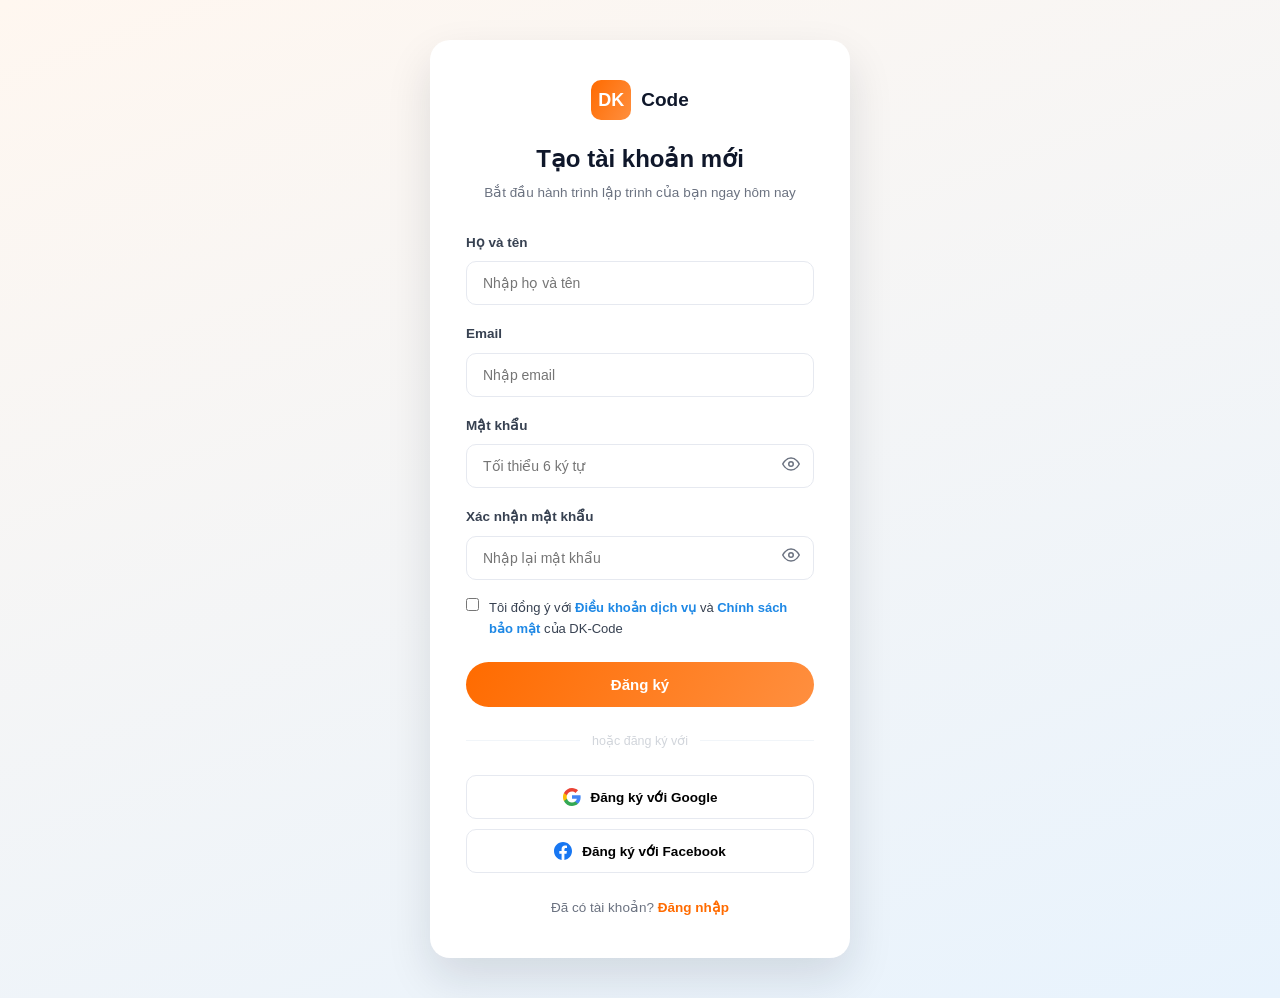
<file: html/register.html>
<!DOCTYPE html>
<html lang="vi">
<head>
<meta charset="UTF-8">
<meta name="viewport" content="width=device-width, initial-scale=1.0">
<title>Đăng ký</title>
<link rel="preconnect" href="https://fonts.googleapis.com">
<link href="https://fonts.googleapis.com/css2?family=Poppins:wght@500;600;700&family=Inter:wght@400;500;600;700&display=swap" rel="stylesheet">
<link rel="stylesheet" href="../css/style.css">
<link rel="stylesheet" href="../css/pages.css">
</head>
<body>
<div class="auth">
  <div class="auth-card">
    <a href="../index.html" class="auth-card__logo">
      <span class="header__logo">DK</span>
      <span class="header__name">Code<span></span></span>
    </a>
    <h1 class="auth-card__title">Tạo tài khoản mới</h1>
    <p class="auth-card__desc">Bắt đầu hành trình lập trình của bạn ngay hôm nay</p>

    <form data-validate novalidate>
      <div class="form-group">
        <label for="fullname">Họ và tên</label>
        <input type="text" id="fullname" data-rule="required" placeholder="Nhập họ và tên">
        <span class="error-text">Vui lòng nhập họ tên</span>
      </div>

      <div class="form-group">
        <label for="reg-email">Email</label>
        <input type="email" id="reg-email" data-rule="required email" placeholder="Nhập email">
        <span class="error-text">Vui lòng nhập email hợp lệ</span>
      </div>

      <div class="form-group form-group--password">
        <label for="password">Mật khẩu</label>
        <input type="password" id="password" data-rule="required minlength6" placeholder="Tối thiểu 6 ký tự">
        <button type="button" aria-label="Hiện mật khẩu">
          <svg width="18" height="18" viewBox="0 0 24 24" fill="none" stroke="currentColor" stroke-width="2"><path d="M1 12s4-8 11-8 11 8 11 8-4 8-11 8-11-8-11-8z"/><circle cx="12" cy="12" r="3"/></svg>
        </button>
        <span class="error-text">Mật khẩu tối thiểu 6 ký tự</span>
      </div>

      <div class="form-group form-group--password">
        <label for="confirm-password">Xác nhận mật khẩu</label>
        <input type="password" id="confirm-password" data-rule="required matchPassword" placeholder="Nhập lại mật khẩu">
        <button type="button" aria-label="Hiện mật khẩu">
          <svg width="18" height="18" viewBox="0 0 24 24" fill="none" stroke="currentColor" stroke-width="2"><path d="M1 12s4-8 11-8 11 8 11 8-4 8-11 8-11-8-11-8z"/><circle cx="12" cy="12" r="3"/></svg>
        </button>
        <span class="error-text">Mật khẩu xác nhận không khớp</span>
      </div>

      <div class="form-check">
        <input type="checkbox" id="terms">
        <label for="terms">Tôi đồng ý với <a href="#">Điều khoản dịch vụ</a> và <a href="#">Chính sách bảo mật</a> của DK-Code</label>
      </div>

      <button type="submit" class="btn btn--primary btn--block">Đăng ký</button>
    </form>

    <div class="auth-divider">hoặc đăng ký với</div>

    <div class="auth-social">
      <button class="social-btn" type="button">
        <svg width="18" height="18" viewBox="0 0 24 24"><path fill="#4285F4" d="M23.52 12.27c0-.85-.08-1.66-.22-2.44H12v4.62h6.48a5.54 5.54 0 01-2.4 3.64v3h3.88c2.27-2.1 3.56-5.18 3.56-8.82z"/><path fill="#34A853" d="M12 24c3.24 0 5.96-1.07 7.95-2.9l-3.88-3c-1.08.72-2.46 1.15-4.07 1.15-3.13 0-5.78-2.11-6.73-4.96H1.26v3.1A11.99 11.99 0 0012 24z"/><path fill="#FBBC05" d="M5.27 14.29a7.2 7.2 0 010-4.58v-3.1H1.26a12 12 0 000 10.78l4.01-3.1z"/><path fill="#EA4335" d="M12 4.75c1.76 0 3.35.61 4.6 1.8l3.44-3.44C17.95 1.19 15.24 0 12 0 7.31 0 3.26 2.69 1.26 6.61l4.01 3.1C6.22 6.86 8.87 4.75 12 4.75z"/></svg>
        Đăng ký với Google
      </button>
      <button class="social-btn" type="button">
        <svg width="18" height="18" viewBox="0 0 24 24" fill="#1877F2"><path d="M24 12.07C24 5.4 18.63 0 12 0S0 5.4 0 12.07C0 18.1 4.39 23.09 10.13 24v-8.44H7.08v-3.49h3.05V9.41c0-3.02 1.79-4.7 4.53-4.7 1.31 0 2.68.24 2.68.24v2.97h-1.51c-1.49 0-1.95.93-1.95 1.89v2.26h3.32l-.53 3.49h-2.79V24C19.61 23.09 24 18.1 24 12.07z"/></svg>
        Đăng ký với Facebook
      </button>
    </div>

    <p class="auth-footer">Đã có tài khoản? <a href="login.html">Đăng nhập</a></p>
  </div>
</div>

</body>
</html>
</file>
<file: css/style.css>
:root {
  /* Colors */
  --color-primary: #ff6b00;
  --color-primary-dark: #e05f00;
  --color-primary-light: #fff1e6;
  --color-secondary: #1e88e5;
  --color-secondary-dark: #1567b3;
  --color-secondary-light: #e8f3fd;
  --color-dark: #0f172a;
  --color-dark-soft: #1e293b;
  --color-gray-900: #111827;
  --color-gray-700: #374151;
  --color-gray-500: #6b7280;
  --color-gray-300: #d1d5db;
  --color-gray-100: #f1f5f9;
  --color-bg: #f7f8fb;
  --color-white: #ffffff;
  --color-success: #22c55e;
  --color-border: #e6e9f0;

  /* Gradients */
  --gradient-brand: linear-gradient(120deg, var(--color-primary) 0%, #ff8f3f 100%);
  --gradient-blue: linear-gradient(120deg, var(--color-secondary) 0%, #4fa8ef 100%);

  /* Typography */
  --font-display: arial, sans-serif;
  --font-body: arial, sans-serif;

  /* Radius */
  --radius-sm: 10px;
  --radius-md: 14px;
  --radius-lg: 20px;
  --radius-pill: 999px;

  /* Shadow */
  --shadow-sm: 0 2px 8px rgba(15, 23, 42, 0.06);
  --shadow-md: 0 10px 30px rgba(15, 23, 42, 0.08);
  --shadow-lg: 0 20px 45px rgba(15, 23, 42, 0.12);
  --shadow-primary: 0 12px 24px rgba(255, 107, 0, 0.22);

  /* Layout */
  --container-width: 1240px;
  --header-height: 76px;
  --transition: 0.25s ease;
}


* {
  margin: 0;
  padding: 0;
  box-sizing: border-box;
}

body {
  font-family: var(--font-body);
  color: var(--color-gray-900);
  background: var(--color-bg);
  line-height: 1.6;
  -webkit-font-smoothing: antialiased;
}

img {
  max-width: 100%;
  display: block;
}

a {
  text-decoration: none;
  color: inherit;
}

ul {
  list-style: none;
}

button {
  font-family: inherit;
  cursor: pointer;
  border: none;
  background: none;
}

input,
textarea,
select {
  font-family: inherit;
  font-size: inherit;
}

h1, h2, h3, h4, h5 {
  font-family: var(--font-display);
  color: var(--color-dark);
  line-height: 1.25;
}

:focus-visible {
  outline: 3px solid var(--color-secondary);
  outline-offset: 2px;
}



/* Layout helpers  */
.container {
  width: 100%;
  max-width: var(--container-width);
  margin: 0 auto;
  padding: 0 24px;
}

.section {
  padding: 88px 0;
}

.section--tight {
  padding: 64px 0;
}

.section--alt {
  background: var(--color-white);
}

.section__head {
  display: flex;
  flex-direction: column;
  align-items: flex-start;
  gap: 10px;
  margin-bottom: 44px;
  max-width: 640px;
}

.section__eyebrow {
  font-family: "Fira Code", monospace;
  font-size: 13px;
  font-weight: 600;
  color: var(--color-secondary);
  letter-spacing: 0.02em;
}

.section__eyebrow::before {
  content: "// ";
  color: var(--color-gray-300);
}

.section__title {
  font-size: 34px;
  font-weight: 700;
}

.section__desc {
  color: var(--color-gray-500);
  font-size: 16px;
}

.section__head--center {
  align-items: center;
  text-align: center;
  margin-left: auto;
  margin-right: auto;
}

/* btn */
.btn {
  display: inline-flex;
  align-items: center;
  justify-content: center;
  gap: 8px;
  padding: 14px 28px;
  border-radius: var(--radius-pill);
  font-weight: 600;
  font-size: 15px;
  font-family: var(--font-body);
  transition: background var(--transition), color var(--transition), border-color var(--transition);
  white-space: nowrap;
}

.more-course{
  display: flex;
  justify-content: center;
  margin-top: 40px;
}

.btn-more{
  padding: 12px 28px;
  border: 2px solid var(--color-primary);
  border-radius: 30px;
  color: var(--color-primary);
  text-decoration: none;
  font-weight: 600;
  cursor: pointer;
}

.btn-more:hover{
    background: #ff6b00;
    color: #fff;
}

.btn--primary {
  background: var(--gradient-brand);
  color: var(--color-white);
}

.btn--primary:hover {
  background: var(--color-primary-dark);
}

.btn--outline {
  background: var(--color-white);
  color: var(--color-dark);
  border: 1.5px solid var(--color-border);
}

.btn--outline:hover {
  border-color: var(--color-secondary);
  color: var(--color-secondary);
}

.btn--secondary {
  background: var(--color-secondary-light);
  color: var(--color-secondary-dark);
}

.btn--secondary:hover {
  background: var(--color-secondary);
  color: var(--color-white);
}

.btn--block {
  width: 100%;
}

.btn--sm {
  padding: 9px 18px;
  font-size: 13px;
}

.btn--icon {
  padding: 10px;
  border-radius: var(--radius-sm);
}

/* header */
.header {
  position: fixed;
  top: 0;
  left: 0;
  right: 0;
  height: var(--header-height);
  background: rgba(255, 255, 255, 0.9);
  backdrop-filter: blur(10px);
  border-bottom: 1px solid var(--color-border);
  z-index: 999;
}

.header.is-scrolled {
  box-shadow: var(--shadow-sm);
}

.header__inner {
  height: var(--header-height);
  display: flex;
  align-items: center;
  justify-content: space-between;
  gap: 24px;
}

.header__brand {
  display: flex;
  align-items: center;
  gap: 10px;
  flex-shrink: 0;
}

.header__logo {
  width: 40px;
  height: 40px;
  border-radius: var(--radius-sm);
  background: var(--gradient-brand);
  display: flex;
  align-items: center;
  justify-content: center;
  color: var(--color-white);
  font-family: var(--font-display);
  font-weight: 700;
  font-size: 18px;
}

.header__name {
  font-family: var(--font-display);
  font-weight: 700;
  font-size: 19px;
  color: var(--color-dark);
}

.header__name span {
  color: var(--color-primary);
}

.header__search {
  flex: 1;
  max-width: 460px;
  position: relative;
}

.header__search input {
  width: 100%;
  padding: 11px 18px 11px 44px;
  border-radius: var(--radius-pill);
  border: 1.5px solid var(--color-border);
  background: var(--color-gray-100);
  font-size: 14px;
  transition: border-color var(--transition);
}

.header__search input:focus {
  border-color: var(--color-secondary);
  background: var(--color-white);
}

.header__actions {
  display: flex;
  align-items: center;
  gap: 8px;
}

.icon-btn {
  position: relative;
  width: 42px;
  height: 42px;
  display: flex;
  align-items: center;
  justify-content: center;
  border-radius: 50%;
  color: var(--color-gray-700);
}

.icon-btn:hover {
  background: var(--color-gray-100);
  color: var(--color-secondary);
}

.icon-btn__badge {
  position: absolute;
  top: 4px;
  right: 4px;
  min-width: 16px;
  height: 16px;
  padding: 0 3px;
  border-radius: 50%;
  background: var(--color-primary);
  color: #fff;
  font-size: 10px;
  font-weight: 700;
  display: flex;
  align-items: center;
  justify-content: center;
}

.header__avatar {
  width: 40px;
  height: 40px;
  border-radius: 50%;
  overflow: hidden;
  border: 2px solid var(--color-border);
  flex-shrink: 0;
}

.header__avatar img {
  width: 100%;
  height: 100%;
  object-fit: cover;
}

.header__hamburger {
  display: none;
  width: 42px;
  height: 42px;
  flex-direction: column;
  align-items: center;
  justify-content: center;
  gap: 5px;
}

.header__hamburger span {
  width: 22px;
  height: 2px;
  background: var(--color-dark);
  border-radius: 2px;
}

.header__hamburger.is-active span:nth-child(2) {
  opacity: 0;
}

.header__mobile-panel {
  display: none;
  position: fixed;
  top: var(--header-height);
  left: 0;
  right: 0;
  background: var(--color-white);
  border-bottom: 1px solid var(--color-border);
  padding: 20px 24px 28px;
  box-shadow: var(--shadow-md);
  z-index: 998;
}

.header__mobile-panel.is-open {
  display: block;
}

.header__mobile-panel .header__search {
  max-width: none;
  margin-bottom: 16px;
}

.header__mobile-links {
  display: flex;
  flex-direction: column;
  gap: 4px;
}

.header__mobile-links a {
  padding: 12px 6px;
  font-weight: 600;
  border-bottom: 1px solid var(--color-gray-100);
}

/* ---------- 6. Footer ---------- */
.footer {
  background: var(--color-dark);
  color: var(--color-gray-300);
  padding: 72px 0 0;
}

.footer__grid {
  display: flex;
  flex-wrap: wrap;
  gap: 48px;
  padding-bottom: 56px;
  border-bottom: 1px solid rgba(255, 255, 255, 0.08);
}

.footer__brand {
  flex: 1 1 280px;
}

.footer__brand .header__name,
.footer__brand .header__logo {
  color: var(--color-white);
}

.footer__desc {
  margin-top: 14px;
  font-size: 14px;
  color: var(--color-gray-500);
  max-width: 280px;
}

.footer__social {
  display: flex;
  gap: 10px;
  margin-top: 20px;
}

.footer__social a {
  width: 38px;
  height: 38px;
  border-radius: 50%;
  background: rgba(255, 255, 255, 0.06);
  display: flex;
  align-items: center;
  justify-content: center;
}

.footer__social a:hover {
  background: var(--color-primary);
  color: var(--color-white);
}

.footer__col {
  flex: 1 1 160px;
}

.footer__col h4 {
  color: var(--color-white);
  font-size: 15px;
  margin-bottom: 18px;
}

.footer__col ul {
  display: flex;
  flex-direction: column;
  gap: 12px;
  font-size: 14px;
}

.footer__col a:hover {
  color: var(--color-primary);
}

.footer__bottom {
  padding: 22px 0;
  display: flex;
  justify-content: space-between;
  flex-wrap: wrap;
  gap: 10px;
  font-size: 13px;
  color: var(--color-gray-500);
}

/* ---------- 7. Course card (shared) ---------- */
.course-card {
  background: var(--color-white);
  border-radius: var(--radius-lg);
  overflow: hidden;
  box-shadow: var(--shadow-sm);
  border: 1px solid var(--color-border);
  display: flex;
  flex-direction: column;
}

.course-card:hover {
  box-shadow: var(--shadow-md);
}

.course-card__thumb {
  position: relative;
  aspect-ratio: 16/10;
  overflow: hidden;
}

.course-card__thumb img {
  width: 100%;
  height: 100%;
  object-fit: cover;
}

.course-card__badge {
  position: absolute;
  top: 12px;
  left: 12px;
  padding: 5px 12px;
  border-radius: var(--radius-pill);
  font-size: 11px;
  font-weight: 700;
  color: #fff;
  text-transform: uppercase;
  letter-spacing: 0.03em;
}

.course-card__badge--hot {
  background: #ff3b3b;
}

.course-card__badge--new {
  background: var(--color-secondary);
}

.course-card__body {
  padding: 20px;
  display: flex;
  flex-direction: column;
  gap: 10px;
  flex: 1;
}

.course-card__title {
  font-size: 17px;
  font-weight: 700;
  min-height: 44px;
}

.course-card__author {
  font-size: 13px;
  color: var(--color-gray-500);
}

.course-card__meta {
  display: flex;
  align-items: center;
  gap: 10px;
  font-size: 13px;
  color: var(--color-gray-500);
}

.course-card__rating {
  color: #f5a623;
  font-weight: 700;
  display: flex;
  align-items: center;
  gap: 4px;
}

.course-card__footer {
  display: flex;
  align-items: center;
  justify-content: space-between;
  margin-top: auto;
  padding-top: 6px;
}

.course-card__price {
  font-family: var(--font-display);
  font-weight: 700;
  font-size: 18px;
  color: var(--color-primary);
}

.course-card__price small {
  color: var(--color-gray-300);
  font-weight: 500;
  text-decoration: line-through;
  margin-left: 6px;
  font-size: 13px;
}


.avatar-ph {
  width: 100%;
  height: 100%;
  display: flex;
  align-items: center;
  justify-content: center;
  font-family: var(--font-display);
  font-weight: 700;
  color: #fff;
  background: var(--gradient-blue);
}


.text-center { text-align: center; }
.mt-0 { margin-top: 0; }

.skip-link {
  position: absolute;
  left: -999px;
  top: 0;
  background: var(--color-dark);
  color: var(--color-white);
  padding: 10px 16px;
  z-index: 1200;
}
.skip-link:focus {
  left: 12px;
  top: 12px;
}
</file>
<file: css/home.css>
/* hero */
.hero {
  padding-top: calc(var(--header-height) + 56px);
  padding-bottom: 56px;
  background: linear-gradient(180deg, #fff7f0 0%, var(--color-bg) 100%);
  overflow: hidden;
}

.hero__inner {
  display: flex;
  align-items: center;
  gap: 40px;
}

.hero__content {
  flex: 1 1 480px;
}

.hero__slide {
  display: none;
}

.hero__slide.is-active {
  display: block;
}


.hero__title {
  font-size: 46px;
  font-weight: 700;
  letter-spacing: -0.01em;
}

.hero__title .highlight {
  color: var(--color-primary);
  position: relative;
}

.hero__desc {
  margin-top: 18px;
  font-size: 17px;
  color: var(--color-gray-500);
  max-width: 480px;
}

.hero__actions {
  display: flex;
  gap: 14px;
  margin-top: 32px;
  flex-wrap: wrap;
}



.banner img{
  border-radius: 10px;
}

.hero__slider-dots {
  display: flex;
  gap: 8px;
  margin-top: 40px;
}

.hero__slider-dots button {
  width: 26px;
  height: 5px;
  border-radius: var(--radius-pill);
  background: var(--color-gray-300);
}

.hero__slider-dots button.is-active {
  background: var(--color-primary);
  width: 40px;
}

/* ---------- Categories ---------- */
.categories__grid {
  display: flex;
  flex-wrap: wrap;
  gap: 20px;
}

.category-card {
  flex: 1 1 200px;
  background: var(--color-white);
  border: 1px solid var(--color-border);
  border-radius: var(--radius-md);
  padding: 24px 20px;
  display: flex;
  flex-direction: column;
  gap: 12px;
}

.category-card:hover {
  border-color: var(--color-primary);
}

.category-card__icon {
  width: 48px;
  height: 48px;
  border-radius: var(--radius-sm);
  display: flex;
  align-items: center;
  justify-content: center;
  font-size: 22px;
}

.category-card__name {
  font-weight: 700;
  font-size: 16px;
}

.category-card__count {
  font-size: 13px;
  color: var(--color-gray-500);
}

/* ---------- Course grid ---------- */
.courses__grid {
    display: flex;
    flex-wrap: wrap;
    gap: 24px;
}

.courses__grid .course-card {
    width: 270px;
}

.section__head-row {
  display: flex;
  align-items: flex-end;
  justify-content: space-between;
  gap: 24px;
}

.section__tabs {
  display: flex;
  gap: 8px;
  margin-bottom: 44px;
  flex-wrap: wrap;
}

.section__tabs button {
  padding: 9px 18px;
  border-radius: var(--radius-pill);
  font-size: 13px;
  font-weight: 600;
  color: var(--color-gray-500);
  background: var(--color-white);
  border: 1px solid var(--color-border);
}

.section__tabs button.is-active,
.section__tabs button:hover {
  background: var(--color-dark);
  color: var(--color-white);
  border-color: var(--color-dark);
}



/* reponsive */
@media (max-width: 1024px) {
  .hero__title { font-size: 38px; }
  .courses__grid .course-card {
    max-width: calc(50% - 12px);
  }
  .header__search { max-width: 320px; }
}

@media (max-width: 768px) {
  .banner{
    display: none;
  }
  .header__search { display: none; }
  .header__hamburger { display: flex; }
  .section { padding: 60px 0; }
  .hero { padding-top: calc(var(--header-height) + 32px); }
  .hero__title { font-size: 30px; }
  .section__title { font-size: 26px; }
  .courses__grid .course-card { max-width: 100%; }
  .newsletter { flex-direction: column; text-align: center; padding: 36px 24px; }
  .newsletter__form { max-width: 100%; }
  .footer__grid { gap: 32px; }
}
</file>
<file: css/pages.css>
.page-hero {
  padding: calc(var(--header-height) + 40px) 0 32px;
  background: var(--color-white);
  border-bottom: 1px solid var(--color-border);
}

.page-hero__title {
  font-size: 30px;
}

.breadcrumb {
  display: flex;
  gap: 8px;
  font-size: 13px;
  color: var(--color-gray-500);
  margin-bottom: 10px;
}

.breadcrumb a:hover { color: var(--color-primary); }
.breadcrumb span { color: var(--color-gray-300); }

/* ---------- Courses list page ---------- */
.courses-layout {
  display: flex;
  align-items: flex-start;
  gap: 32px;
  padding: 40px 0 90px;
}

.filters {
  flex: 0 0 260px;
  background: var(--color-white);
  border-radius: var(--radius-lg);
  padding: 24px;
  border: 1px solid var(--color-border);
  position: sticky;
  top: calc(var(--header-height) + 20px);
}

.filters__title {
  display: flex;
  align-items: center;
  justify-content: space-between;
  font-size: 16px;
  margin-bottom: 18px;
}

.filters__title button {
  font-size: 12.5px;
  font-weight: 600;
  color: var(--color-secondary);
}

.filter-group {
  padding: 18px 0;
  border-top: 1px solid var(--color-gray-100);
}

.filter-group:first-of-type {
  border-top: none;
  padding-top: 0;
}

.filter-group__title {
  font-weight: 700;
  font-size: 14px;
  margin-bottom: 12px;
}

.filter-option {
  display: flex;
  align-items: center;
  gap: 10px;
  font-size: 13.5px;
  color: var(--color-gray-700);
  padding: 6px 0;
  cursor: pointer;
}

.filter-option input {
  width: 16px;
  height: 16px;
  accent-color: var(--color-primary);
}

.filter-option span.count {
  margin-left: auto;
  color: var(--color-gray-500);
  font-size: 12px;
}

.price-range {
  display: flex;
  flex-direction: column;
  gap: 10px;
}

.price-range input[type="range"] {
  width: 100%;
  accent-color: var(--color-primary);
}

.rating-option {
  display: flex;
  align-items: center;
  gap: 8px;
  font-size: 13.5px;
  padding: 6px 0;
  color: var(--color-gray-700);
  cursor: pointer;
}

.rating-option .stars { color: #f5a623; letter-spacing: 1px; }

.courses-main {
  flex: 1;
}

.courses-main__toolbar {
  display: flex;
  align-items: center;
  justify-content: space-between;
  margin-bottom: 24px;
  flex-wrap: wrap;
  gap: 12px;
}

.courses-main__count {
  font-size: 14px;
  color: var(--color-gray-500);
}

.courses-main__sort select {
  padding: 10px 16px;
  border-radius: var(--radius-sm);
  border: 1px solid var(--color-border);
  background: var(--color-white);
  font-size: 13.5px;
}

.courses-main__grid {
  display: flex;
  flex-wrap: wrap;
  gap: 24px;
}

.courses-main__empty {
  width: 100%;
  text-align: center;
  padding: 60px 20px;
  color: var(--color-gray-500);
  font-size: 15px;
  background: var(--color-white);
  border: 1px solid var(--color-border);
  border-radius: var(--radius-lg);
}

.courses-main__grid .course-card {
  flex: 1 1 270px;
  max-width: calc(33.333% - 16px);
}

.pagination {
  display: flex;
  justify-content: center;
  gap: 8px;
  margin-top: 48px;
}

.pagination button {
  width: 40px;
  height: 40px;
  border-radius: var(--radius-sm);
  border: 1px solid var(--color-border);
  background: var(--color-white);
  font-weight: 600;
  font-size: 13.5px;
}

.pagination button.is-active,
.pagination button:hover {
  background: var(--color-primary);
  border-color: var(--color-primary);
  color: var(--color-white);
}

.mobile-filter-toggle {
  display: none;
}

/* khoa hoc chi tiet */
.detail-layout {
  display: flex;
  align-items: flex-start;
  gap: 36px;
  padding: 36px 0 90px;
}

.detail-main {
  flex: 1 1 620px;
  min-width: 0;
}

.detail-video {
  aspect-ratio: 16/9;
  border-radius: var(--radius-lg);
  overflow: hidden;
  background: var(--color-dark);
  box-shadow: var(--shadow-md);
  margin-bottom: 28px;
}

.detail-video iframe {
  width: 100%;
  height: 100%;
  border: 0;
}

.detail-title {
  font-size: 28px;
  margin-bottom: 12px;
}

.detail-meta {
  display: flex;
  flex-wrap: wrap;
  gap: 18px;
  font-size: 13.5px;
  color: var(--color-gray-500);
  margin-bottom: 28px;
}

.detail-meta strong { color: var(--color-dark); }

.detail-tabs {
  display: flex;
  gap: 6px;
  border-bottom: 1.5px solid var(--color-border);
  margin-bottom: 28px;
  overflow-x: auto;
}

.detail-tabs button {
  padding: 12px 20px;
  font-weight: 600;
  font-size: 14px;
  color: var(--color-gray-500);
  border-bottom: 2.5px solid transparent;
  white-space: nowrap;
  transition: color var(--transition), border-color var(--transition);
}

.detail-tabs button.is-active {
  color: var(--color-primary);
  border-color: var(--color-primary);
}

.detail-panel { display: none; }
.detail-panel.is-active { display: block; }

.detail-panel p {
  color: var(--color-gray-700);
  margin-bottom: 14px;
  font-size: 14.5px;
}

.curriculum-section {
  border: 1px solid var(--color-border);
  border-radius: var(--radius-md);
  margin-bottom: 12px;
  overflow: hidden;
}

.curriculum-section__head {
  display: flex;
  align-items: center;
  justify-content: space-between;
  padding: 16px 20px;
  background: var(--color-gray-100);
  font-weight: 700;
  font-size: 14.5px;
  cursor: pointer;
}

.curriculum-section__lessons {
  display: none;
  padding: 6px 0;
}

.curriculum-section.is-open .curriculum-section__lessons {
  display: block;
}

.curriculum-section.is-open .curriculum-section__head svg {
  transform: rotate(180deg);
}

.lesson-row {
  display: flex;
  align-items: center;
  justify-content: space-between;
  padding: 12px 20px;
  font-size: 13.5px;
  color: var(--color-gray-700);
}

.lesson-row + .lesson-row {
  border-top: 1px solid var(--color-gray-100);
}

.lesson-row__left {
  display: flex;
  align-items: center;
  gap: 10px;
}



.review-item {
  display: flex;
  gap: 14px;
  padding: 18px 0;
  border-bottom: 1px solid var(--color-gray-100);
}

.review-item img {
  width: 42px;
  height: 42px;
  border-radius: 50%;
  object-fit: cover;
  flex-shrink: 0;
}

.review-item__stars { color: #f5a623; font-size: 12.5px; margin: 3px 0 6px; }
.review-item__text { font-size: 13.5px; color: var(--color-gray-700); }

.detail-sidebar {
  flex: 0 0 340px;
  position: sticky;
  top: calc(var(--header-height) + 20px);
}

.enroll-card {
  background: var(--color-white);
  border-radius: var(--radius-lg);
  padding: 26px;
  box-shadow: var(--shadow-md);
  border: 1px solid var(--color-border);
}

.enroll-card__price {
  font-family: var(--font-display);
  font-size: 30px;
  font-weight: 700;
  color: var(--color-primary);
  margin-bottom: 4px;
}

.enroll-card__price small {
  font-size: 15px;
  color: var(--color-gray-300);
  text-decoration: line-through;
  font-weight: 500;
  margin-left: 8px;
}

.enroll-card__actions {
  display: flex;
  flex-direction: column;
  gap: 10px;
  margin: 20px 0;
}

.enroll-card__list {
  display: flex;
  flex-direction: column;
  gap: 12px;
  margin-top: 18px;
  padding-top: 18px;
  border-top: 1px solid var(--color-gray-100);
}

.enroll-card__list li {
  display: flex;
  align-items: center;
  gap: 10px;
  font-size: 13.5px;
  color: var(--color-gray-700);
}

.enroll-card__list svg { color: var(--color-secondary); flex-shrink: 0; }

/* ---------- Auth pages ---------- */
.auth {
  min-height: 100vh;
  display: flex;
  align-items: center;
  justify-content: center;
  background: linear-gradient(160deg, #fff7f0 0%, var(--color-secondary-light) 100%);
  padding: 40px 20px;
}

.auth-card {
  width: 100%;
  max-width: 420px;
  background: var(--color-white);
  border-radius: var(--radius-lg);
  padding: 40px 36px;
  box-shadow: var(--shadow-lg);
}

.auth-card__logo {
  display: flex;
  align-items: center;
  justify-content: center;
  gap: 10px;
  margin-bottom: 24px;
}

.auth-card__title {
  font-size: 24px;
  text-align: center;
}

.auth-card__desc {
  text-align: center;
  font-size: 13.5px;
  color: var(--color-gray-500);
  margin: 8px 0 28px;
}

.form-group {
  margin-bottom: 18px;
}

.form-group label {
  display: block;
  font-size: 13.5px;
  font-weight: 600;
  margin-bottom: 8px;
  color: var(--color-gray-700);
}

.form-group input {
  width: 100%;
  padding: 13px 16px;
  border-radius: var(--radius-sm);
  border: 1.5px solid var(--color-border);
  font-size: 14px;
  transition: border-color var(--transition);
}

.form-group input:focus {
  border-color: var(--color-secondary);
}

.form-group--password {
  position: relative;
}

.form-group--password button {
  position: absolute;
  right: 14px;
  top: 40px;
  color: var(--color-gray-500);
}

.form-row {
  display: flex;
  align-items: center;
  justify-content: space-between;
  font-size: 13px;
  margin-bottom: 22px;
}

.form-row label {
  display: flex;
  align-items: center;
  gap: 8px;
  color: var(--color-gray-700);
}

.form-row a {
  color: var(--color-secondary);
  font-weight: 600;
}

.form-check {
  display: flex;
  align-items: flex-start;
  gap: 10px;
  font-size: 13px;
  color: var(--color-gray-700);
  margin-bottom: 22px;
}

.form-check a { color: var(--color-secondary); font-weight: 600; }

.auth-divider {
  display: flex;
  align-items: center;
  gap: 12px;
  margin: 24px 0;
  color: var(--color-gray-300);
  font-size: 12.5px;
}

.auth-divider::before,
.auth-divider::after {
  content: "";
  flex: 1;
  height: 1px;
  background: var(--color-gray-100);
}

.auth-social {
  display: flex;
  flex-direction: column;
  gap: 10px;
}

.social-btn {
  display: flex;
  align-items: center;
  justify-content: center;
  gap: 10px;
  padding: 12px;
  border-radius: var(--radius-sm);
  border: 1.5px solid var(--color-border);
  font-weight: 600;
  font-size: 13.5px;
}

.social-btn:hover {
  border-color: var(--color-secondary);
}

.auth-footer {
  text-align: center;
  font-size: 13.5px;
  margin-top: 24px;
  color: var(--color-gray-500);
}

.auth-footer a {
  color: var(--color-primary);
  font-weight: 700;
}

.error-text {
  display: none;
  color: #e11d48;
  font-size: 12px;
  margin-top: 6px;
}

.form-group.has-error input { border-color: #e11d48; }
.form-group.has-error .error-text { display: block; }

/* ---------- Dashboard ---------- */
.dashboard {
  padding-top: var(--header-height);
  display: flex;
  align-items: flex-start;
  min-height: 100vh;
}

.dash-sidebar {
  width: 260px;
  flex-shrink: 0;
  background: var(--color-white);
  border-right: 1px solid var(--color-border);
  min-height: calc(100vh - var(--header-height));
  padding: 28px 16px;
  position: sticky;
  top: var(--header-height);
}

.dash-user {
  display: flex;
  align-items: center;
  gap: 12px;
  padding: 8px 10px 24px;
  border-bottom: 1px solid var(--color-gray-100);
  margin-bottom: 18px;
}

.dash-user img {
  width: 46px;
  height: 46px;
  border-radius: 50%;
  object-fit: cover;
}

.dash-user b { font-size: 14.5px; display: block; }
.dash-user span { font-size: 12px; color: var(--color-gray-500); }

.dash-nav {
  display: flex;
  flex-direction: column;
  gap: 4px;
}

.dash-nav a {
  display: flex;
  align-items: center;
  gap: 12px;
  padding: 11px 14px;
  border-radius: var(--radius-sm);
  font-size: 14px;
  font-weight: 500;
  color: var(--color-gray-700);
  transition: background var(--transition), color var(--transition);
}

.dash-nav a:hover {
  background: var(--color-gray-100);
}

.dash-nav a.is-active {
  background: var(--color-primary-light);
  color: var(--color-primary-dark);
  font-weight: 700;
}

.dash-main {
  flex: 1;
  padding: 32px;
  min-width: 0;
}

.dash-welcome {
  font-size: 24px;
  margin-bottom: 6px;
}

.dash-sub {
  color: var(--color-gray-500);
  font-size: 14px;
  margin-bottom: 28px;
}

.stat-cards {
  display: flex;
  gap: 20px;
  margin-bottom: 32px;
  flex-wrap: wrap;
}

.stat-card {
  flex: 1 1 200px;
  background: var(--color-white);
  border-radius: var(--radius-md);
  padding: 22px;
  border: 1px solid var(--color-border);
  display: flex;
  align-items: center;
  gap: 16px;
}

.stat-card__icon {
  width: 46px;
  height: 46px;
  border-radius: var(--radius-sm);
  display: flex;
  align-items: center;
  justify-content: center;
  font-size: 20px;
  flex-shrink: 0;
}

.stat-card__value {
  font-family: var(--font-display);
  font-size: 22px;
  font-weight: 700;
}

.stat-card__label {
  font-size: 12.5px;
  color: var(--color-gray-500);
}

.dash-block {
  background: var(--color-white);
  border-radius: var(--radius-lg);
  border: 1px solid var(--color-border);
  padding: 26px;
  margin-bottom: 28px;
}

.dash-block__head {
  display: flex;
  align-items: center;
  justify-content: space-between;
  margin-bottom: 20px;
}

.dash-block__head h3 { font-size: 17px; }

.progress-row {
  display: flex;
  align-items: center;
  gap: 16px;
  padding: 14px 0;
}

.progress-row + .progress-row {
  border-top: 1px solid var(--color-gray-100);
}

.progress-row img {
  width: 58px;
  height: 58px;
  border-radius: var(--radius-sm);
  object-fit: cover;
  flex-shrink: 0;
}

.progress-row__info { flex: 1; min-width: 0; }
.progress-row__title { font-weight: 700; font-size: 14.5px; margin-bottom: 8px; }

.progress-bar {
  height: 7px;
  background: var(--color-gray-100);
  border-radius: var(--radius-pill);
  overflow: hidden;
}

.progress-bar__fill {
  height: 100%;
  background: var(--gradient-brand);
  border-radius: var(--radius-pill);
}

.progress-row__pct {
  font-size: 12px;
  color: var(--color-gray-500);
  margin-top: 6px;
}

.completed-list {
  display: flex;
  flex-wrap: wrap;
  gap: 10px;
}

.completed-chip {
  display: flex;
  align-items: center;
  gap: 8px;
  padding: 8px 14px;
  border-radius: var(--radius-pill);
  background: #ecfdf3;
  color: #15803d;
  font-size: 13px;
  font-weight: 600;
}

/* ---------- Admin ---------- */
.admin-section { display: none; }
.admin-section.is-active { display: block; }

.admin-head {
  display: flex;
  align-items: center;
  justify-content: space-between;
  flex-wrap: wrap;
  gap: 12px;
  margin-bottom: 22px;
}

.admin-head h3 { font-size: 18px; }

.admin-toolbar {
  display: flex;
  align-items: center;
  gap: 12px;
  flex-wrap: wrap;
  margin-bottom: 20px;
}

.admin-toolbar select {
  padding: 11px 14px;
  border-radius: var(--radius-sm);
  border: 1px solid var(--color-border);
  background: var(--color-white);
  font-size: 13.5px;
  color: var(--color-gray-700);
}

.table-wrap {
  background: var(--color-white);
  border: 1px solid var(--color-border);
  border-radius: var(--radius-lg);
  overflow-x: auto;
}

.admin-table {
  width: 100%;
  border-collapse: collapse;
  min-width: 640px;
}

.admin-table th,
.admin-table td {
  padding: 16px 18px;
  text-align: left;
  font-size: 13.5px;
  white-space: nowrap;
}

.admin-table th {
  color: var(--color-gray-500);
  font-weight: 700;
  font-size: 12.5px;
  text-transform: uppercase;
  letter-spacing: 0.03em;
  border-bottom: 1px solid var(--color-gray-100);
}

.admin-table tbody tr + tr td {
  border-top: 1px solid var(--color-gray-100);
}

.admin-table td.admin-table__title-cell {
  white-space: normal;
  min-width: 240px;
}

.admin-table__course {
  display: flex;
  align-items: center;
  gap: 12px;
}

.admin-table__course img {
  width: 52px;
  height: 40px;
  border-radius: var(--radius-sm);
  object-fit: cover;
  flex-shrink: 0;
}

.admin-table__course-name { font-weight: 700; font-size: 14px; }
.admin-table__course-sub { font-size: 12px; color: var(--color-gray-500); }

.admin-table__empty td {
  text-align: center;
  padding: 48px 18px;
  color: var(--color-gray-500);
  white-space: normal;
}

.badge {
  display: inline-flex;
  align-items: center;
  gap: 6px;
  padding: 5px 12px;
  border-radius: var(--radius-pill);
  font-size: 12px;
  font-weight: 700;
}

.badge--success { background: #ecfdf3; color: #15803d; }
.badge--muted { background: var(--color-gray-100); color: var(--color-gray-500); }
.badge--danger { background: #fef2f2; color: #dc2626; }

.table-actions {
  display: flex;
  align-items: center;
  gap: 8px;
}

.table-icon-btn {
  width: 34px;
  height: 34px;
  border-radius: var(--radius-sm);
  border: 1px solid var(--color-border);
  background: var(--color-white);
  color: var(--color-gray-700);
  display: inline-flex;
  align-items: center;
  justify-content: center;
  font-size: 13px;
  transition: background var(--transition), color var(--transition), border-color var(--transition);
}

.table-icon-btn:hover { background: var(--color-gray-100); }
.table-icon-btn--danger:hover { background: #fef2f2; color: #dc2626; border-color: #fecaca; }

/* Modal */
.modal-overlay {
  display: none;
  position: fixed;
  inset: 0;
  background: rgba(15, 23, 42, 0.5);
  align-items: center;
  justify-content: center;
  padding: 20px;
  z-index: 100;
}

.modal-overlay.is-open { display: flex; }

.modal {
  background: var(--color-white);
  border-radius: var(--radius-lg);
  width: 520px;
  max-width: 100%;
  max-height: 90vh;
  overflow-y: auto;
  padding: 26px;
  box-shadow: var(--shadow-lg);
}

.modal__head {
  display: flex;
  align-items: center;
  justify-content: space-between;
  margin-bottom: 20px;
}

.modal__head h3 { font-size: 18px; }

.modal__close {
  width: 32px;
  height: 32px;
  border-radius: 50%;
  display: inline-flex;
  align-items: center;
  justify-content: center;
  font-size: 18px;
  color: var(--color-gray-500);
}

.modal__close:hover { background: var(--color-gray-100); }

.modal__grid {
  display: grid;
  grid-template-columns: 1fr 1fr;
  gap: 0 16px;
}

.modal__grid .form-group--full { grid-column: 1 / -1; }

.modal__actions {
  display: flex;
  justify-content: flex-end;
  gap: 10px;
  margin-top: 8px;
}

.form-group select,
.form-group textarea {
  width: 100%;
  padding: 13px 16px;
  border-radius: var(--radius-sm);
  border: 1.5px solid var(--color-border);
  font-size: 14px;
  font-family: var(--font-body);
  transition: border-color var(--transition);
}

.form-group select:focus,
.form-group textarea:focus {
  border-color: var(--color-secondary);
}

@media (max-width: 560px) {
  .modal__grid { grid-template-columns: 1fr; }
}

/* reponsive */

@media (max-width: 1024px) {
  .detail-layout { flex-direction: column; }
  .detail-sidebar { width: 100%; position: static; }
}

@media (max-width: 900px) {
  .courses-layout { flex-direction: column; }
  .filters {
    width: 100%;
    position: static;
    display: none;
  }
  .filters.is-open { display: block; }
  .mobile-filter-toggle {
    display: inline-flex;
  }
}

@media (max-width: 768px) {
  .dash-sidebar {
    position: fixed;
    left: -280px;
    top: var(--header-height);
    z-index: 500;
    box-shadow: var(--shadow-lg);
  }
  .dash-sidebar.is-open { left: 0; }
  .dash-main { padding: 20px; }
  .dash-toggle { display: flex !important; }
  .courses-main__grid .course-card { max-width: 100%; }
  .auth-card { padding: 32px 22px; }
}
</file>
